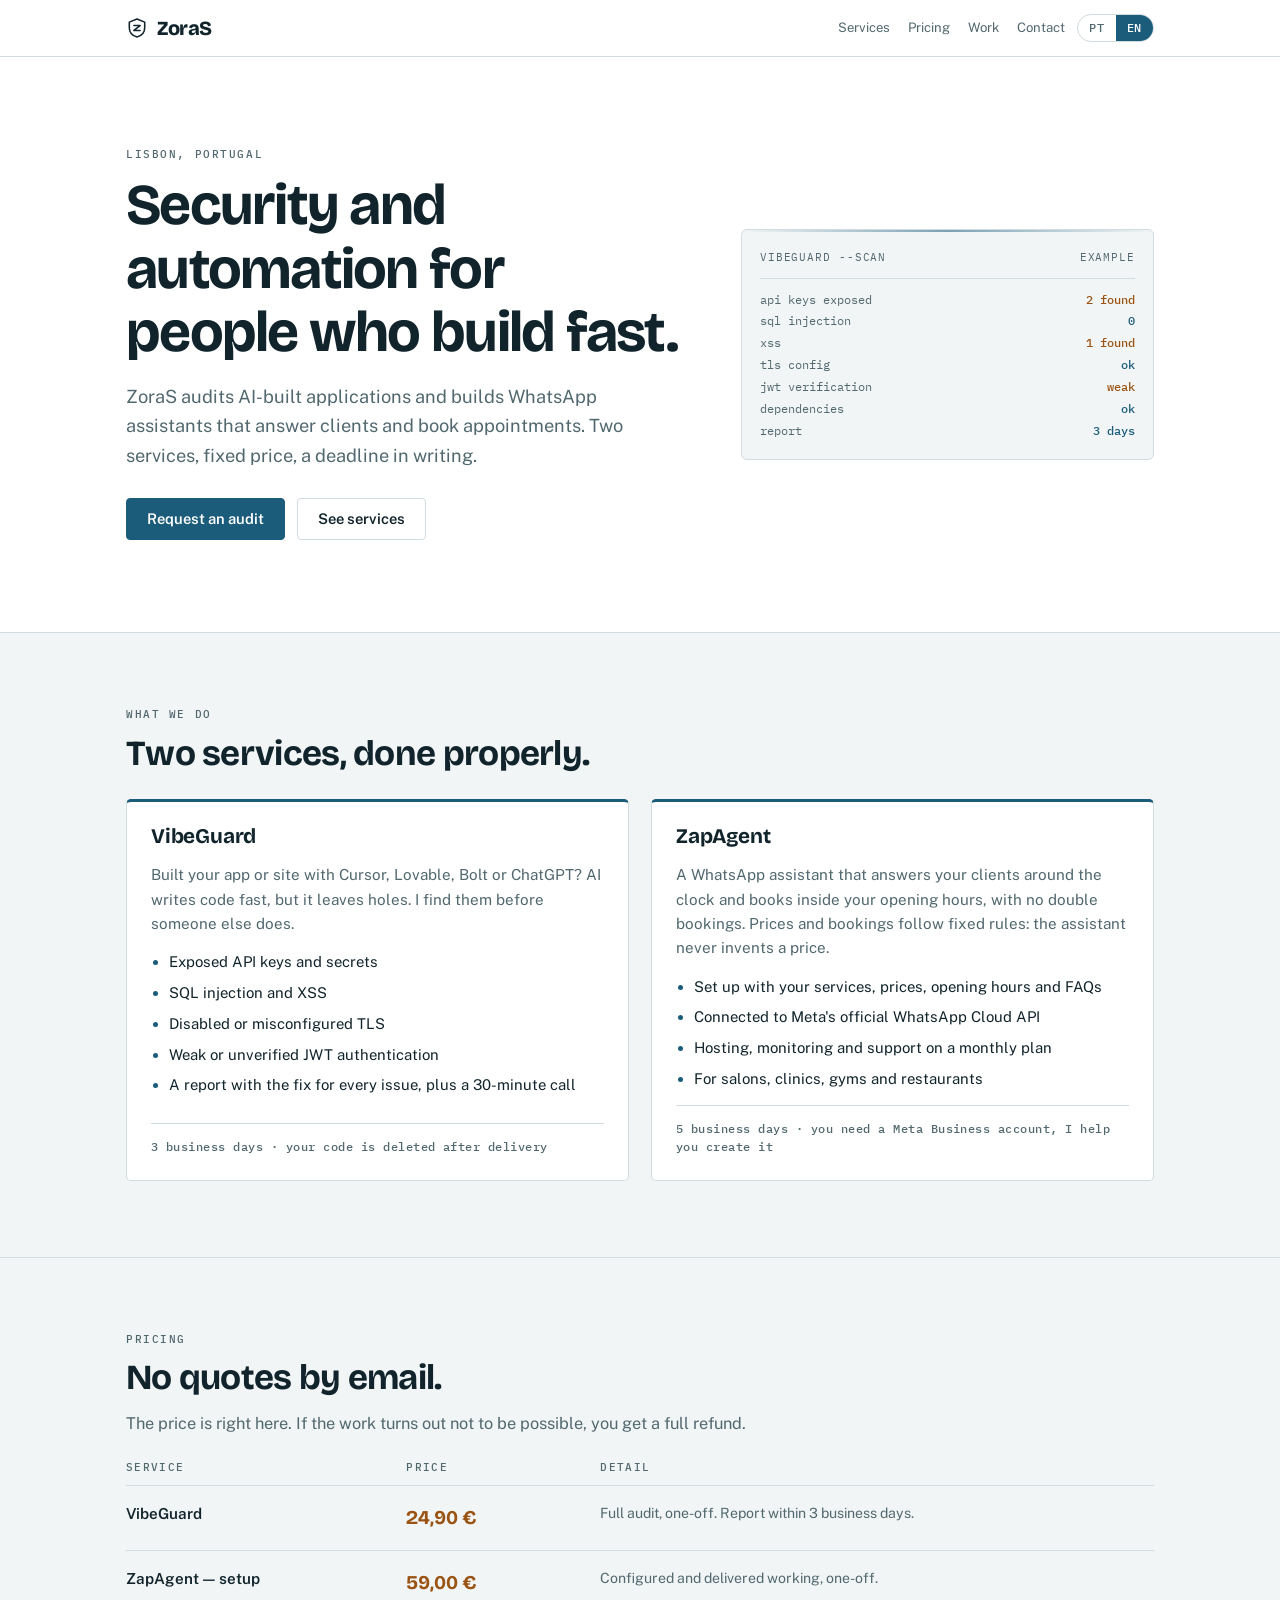
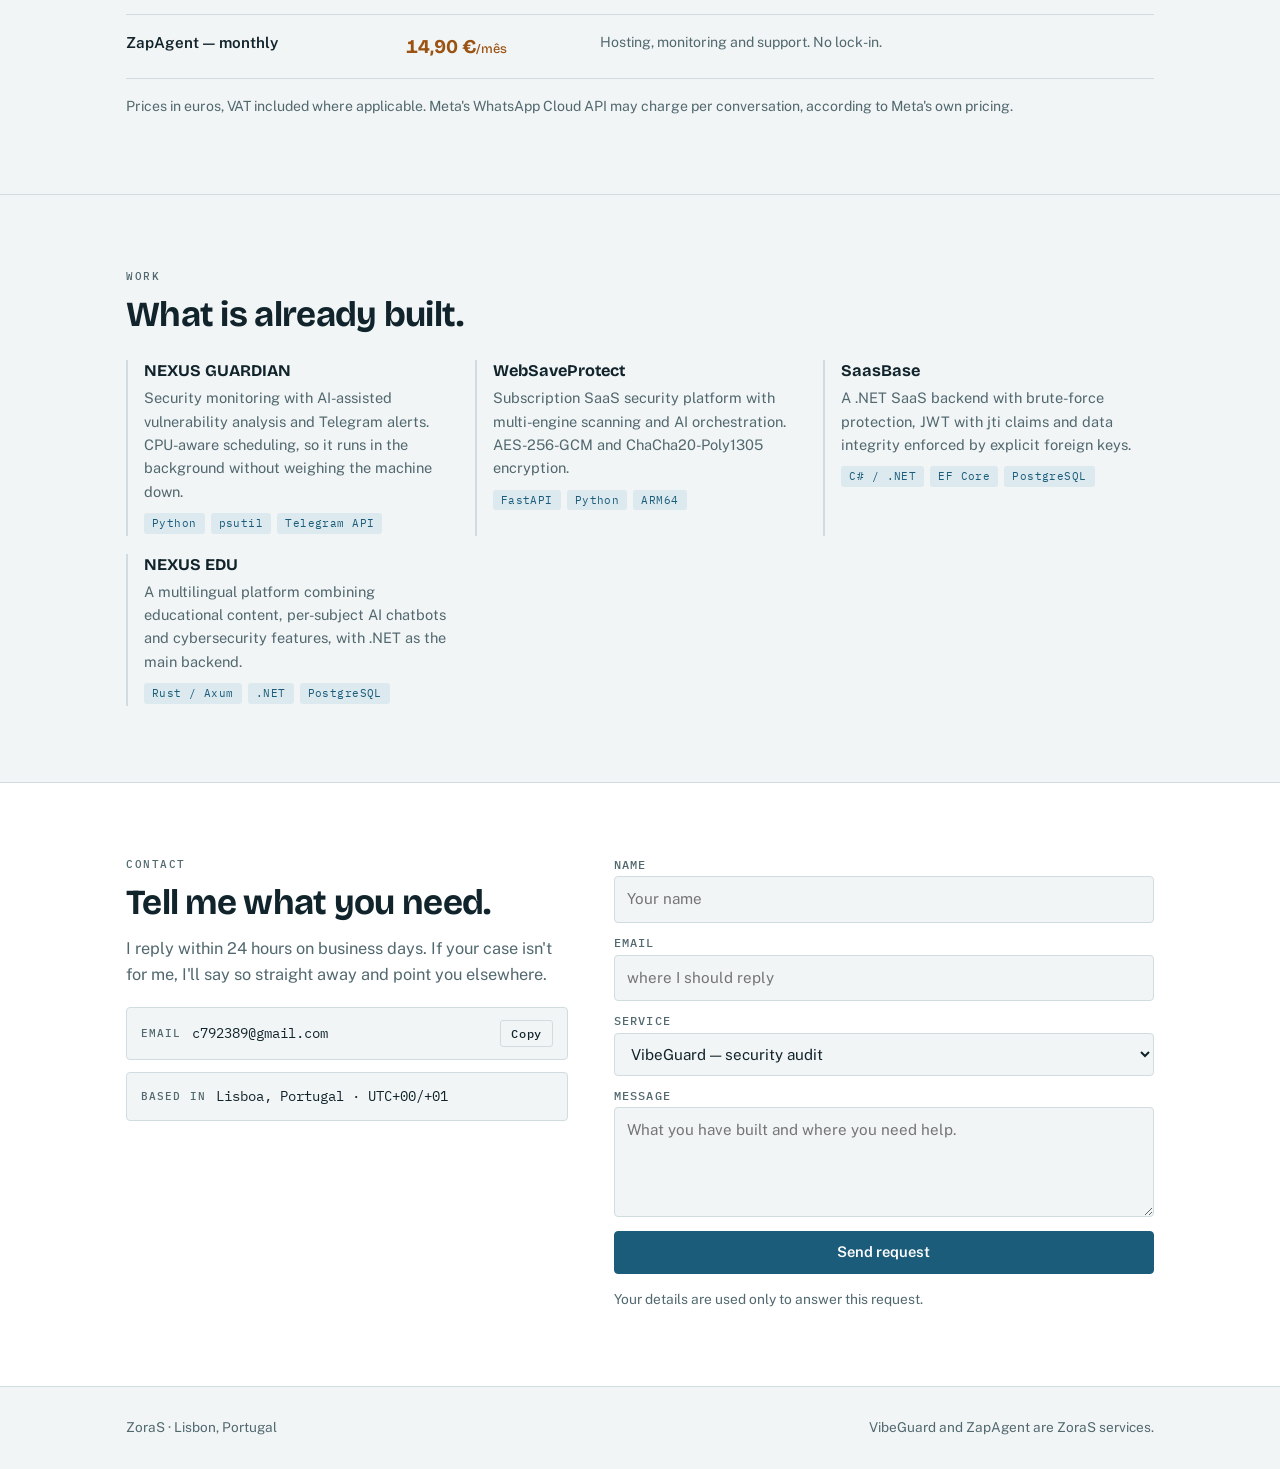
<file: index.html>
<!doctype html>
<html lang="pt">
<head>
<meta charset="utf-8">
<meta name="viewport" content="width=device-width, initial-scale=1, viewport-fit=cover">
<title>ZoraS</title>
<meta name="description" content="Auditoria de seguranca para aplicacoes feitas com IA e assistentes de WhatsApp. Lisboa, Portugal.">
<meta name="referrer" content="strict-origin-when-cross-origin">
<link rel="preconnect" href="https://fonts.gstatic.com" crossorigin>
<link rel="stylesheet" href="https://fonts.googleapis.com/css2?family=Bricolage+Grotesque:opsz,wght@12..96,500;12..96,700;12..96,800&family=Public+Sans:ital,wght@0,400;0,500;0,600;1,400&family=IBM+Plex+Mono:wght@400;500&display=swap">
<link rel="stylesheet" href="/style.css">
</head>
<body>
<header class="site-head">
  <div class="wrap head-row">
    <a class="brand" href="#top">
      <svg class="mark" viewBox="0 0 24 24" aria-hidden="true">
        <path d="M12 2.2 3.6 5.6v6.1c0 5 3.6 8.8 8.4 10.1 4.8-1.3 8.4-5.1 8.4-10.1V5.6Z" fill="none" stroke="currentColor" stroke-width="1.7" stroke-linejoin="round"></path>
        <path d="M8.6 9.3h6.8l-6.8 5.4h6.8" fill="none" stroke="currentColor" stroke-width="1.7" stroke-linecap="round" stroke-linejoin="round"></path>
      </svg>
      ZoraS
    </a>
    <nav class="site-nav">
      <a href="#servicos" data-pt="Serviços" data-en="Services">Serviços</a>
      <a href="#precos" data-pt="Preços" data-en="Pricing">Preços</a>
      <a href="#trabalho" data-pt="Trabalho" data-en="Work">Trabalho</a>
      <a href="#contacto" data-pt="Contacto" data-en="Contact">Contacto</a>
    </nav>
    <div class="lang" role="group" aria-label="Idioma / Language">
      <button type="button" id="btn-pt" aria-pressed="true">PT</button>
      <button type="button" id="btn-en" aria-pressed="false">EN</button>
    </div>
  </div>
</header>

<main id="top">

  <section class="hero">
    <div class="wrap hero-grid">
      <div>
        <span class="eyebrow" data-pt="Lisboa, Portugal" data-en="Lisbon, Portugal">Lisboa, Portugal</span>
        <h1 data-pt="Segurança e automação para quem constrói depressa."
            data-en="Security and automation for people who build fast.">Segurança e automação para quem constrói depressa.</h1>
        <p class="lede"
           data-pt="A ZoraS audita aplicações feitas com IA e constrói assistentes de WhatsApp que respondem a clientes e marcam serviços. Dois serviços, preço fixo, prazo escrito."
           data-en="ZoraS audits AI-built applications and builds WhatsApp assistants that answer clients and book appointments. Two services, fixed price, a deadline in writing.">A ZoraS audita aplicações feitas com IA e constrói assistentes de WhatsApp que respondem a clientes e marcam serviços. Dois serviços, preço fixo, prazo escrito.</p>
        <div class="hero-actions">
          <a class="btn" href="#contacto" data-pt="Pedir auditoria" data-en="Request an audit">Pedir auditoria</a>
          <a class="btn ghost" href="#servicos" data-pt="Ver serviços" data-en="See services">Ver serviços</a>
        </div>
      </div>
      <div class="scan" aria-hidden="true">
        <div class="scan-head">
          <span>vibeguard --scan</span>
          <span data-pt="exemplo" data-en="example">exemplo</span>
        </div>
        <div class="scan-row"><span class="k">api keys exposed</span><span class="v flag">2 found</span></div>
        <div class="scan-row"><span class="k">sql injection</span><span class="v">0</span></div>
        <div class="scan-row"><span class="k">xss</span><span class="v flag">1 found</span></div>
        <div class="scan-row"><span class="k">tls config</span><span class="v">ok</span></div>
        <div class="scan-row"><span class="k">jwt verification</span><span class="v flag">weak</span></div>
        <div class="scan-row"><span class="k">dependencies</span><span class="v">ok</span></div>
        <div class="scan-row"><span class="k">report</span><span class="v">3 days</span></div>
      </div>
    </div>
  </section>

  <section id="servicos">
    <div class="wrap band">
      <span class="eyebrow" data-pt="O que fazemos" data-en="What we do">O que fazemos</span>
      <h2 class="sec-title"
          data-pt="Dois serviços, feitos a sério." data-en="Two services, done properly.">Dois serviços, feitos a sério.</h2>
      <div class="svc-grid">

        <article class="svc">
          <h3>VibeGuard</h3>
          <p data-pt="Fizeste a app ou o site com Cursor, Lovable, Bolt ou ChatGPT? A IA escreve código depressa, mas deixa buracos. Encontro-os antes de outra pessoa os encontrar."
             data-en="Built your app or site with Cursor, Lovable, Bolt or ChatGPT? AI writes code fast, but it leaves holes. I find them before someone else does.">Fizeste a app ou o site com Cursor, Lovable, Bolt ou ChatGPT? A IA escreve código depressa, mas deixa buracos. Encontro-os antes de outra pessoa os encontrar.</p>
          <ul>
            <li data-pt="Chaves de API e segredos expostos" data-en="Exposed API keys and secrets">Chaves de API e segredos expostos</li>
            <li data-pt="SQL injection e XSS" data-en="SQL injection and XSS">SQL injection e XSS</li>
            <li data-pt="TLS desativado ou mal configurado" data-en="Disabled or misconfigured TLS">TLS desativado ou mal configurado</li>
            <li data-pt="Autenticação JWT mal verificada" data-en="Weak or unverified JWT authentication">Autenticação JWT mal verificada</li>
            <li data-pt="Relatório com a correção de cada problema, mais chamada de 30 minutos" data-en="A report with the fix for every issue, plus a 30-minute call">Relatório com a correção de cada problema, mais chamada de 30 minutos</li>
          </ul>
          <div class="foot" data-pt="3 dias úteis · o teu código é apagado após a entrega" data-en="3 business days · your code is deleted after delivery">3 dias úteis · o teu código é apagado após a entrega</div>
        </article>

        <article class="svc">
          <h3>ZapAgent</h3>
          <p data-pt="Um assistente de WhatsApp que responde aos teus clientes 24 horas por dia e marca dentro do teu horário, sem sobreposições. Preços e marcações seguem regras fixas: o assistente nunca inventa preços."
             data-en="A WhatsApp assistant that answers your clients around the clock and books inside your opening hours, with no double bookings. Prices and bookings follow fixed rules: the assistant never invents a price.">Um assistente de WhatsApp que responde aos teus clientes 24 horas por dia e marca dentro do teu horário, sem sobreposições. Preços e marcações seguem regras fixas: o assistente nunca inventa preços.</p>
          <ul>
            <li data-pt="Configurado com os teus serviços, preços, horário e perguntas frequentes" data-en="Set up with your services, prices, opening hours and FAQs">Configurado com os teus serviços, preços, horário e perguntas frequentes</li>
            <li data-pt="Ligação à WhatsApp Cloud API oficial da Meta" data-en="Connected to Meta's official WhatsApp Cloud API">Ligação à WhatsApp Cloud API oficial da Meta</li>
            <li data-pt="Alojamento, monitorização e suporte por mensalidade" data-en="Hosting, monitoring and support on a monthly plan">Alojamento, monitorização e suporte por mensalidade</li>
            <li data-pt="Para salões, clínicas, ginásios e restaurantes" data-en="For salons, clinics, gyms and restaurants">Para salões, clínicas, ginásios e restaurantes</li>
          </ul>
          <div class="foot" data-pt="5 dias úteis · precisas de uma conta Meta Business, eu ajudo a criar" data-en="5 business days · you need a Meta Business account, I help you create it">5 dias úteis · precisas de uma conta Meta Business, eu ajudo a criar</div>
        </article>

      </div>
    </div>
  </section>

  <section id="precos">
    <div class="wrap band">
      <span class="eyebrow" data-pt="Preços" data-en="Pricing">Preços</span>
      <h2 class="sec-title"
          data-pt="Sem orçamentos por email." data-en="No quotes by email.">Sem orçamentos por email.</h2>
      <p class="lede sec-lede"
         data-pt="O preço está aqui. Se o trabalho não for possível, devolvo o valor na totalidade."
         data-en="The price is right here. If the work turns out not to be possible, you get a full refund.">O preço está aqui. Se o trabalho não for possível, devolvo o valor na totalidade.</p>

      <div class="price-wrap">
        <table class="price">
          <thead>
            <tr>
              <th data-pt="Serviço" data-en="Service">Serviço</th>
              <th data-pt="Preço" data-en="Price">Preço</th>
              <th data-pt="Detalhe" data-en="Detail">Detalhe</th>
            </tr>
          </thead>
          <tbody>
            <tr>
              <td class="what">VibeGuard</td>
              <td class="amount">24,90 €</td>
              <td class="note" data-pt="Auditoria completa, uma vez. Relatório em 3 dias úteis." data-en="Full audit, one-off. Report within 3 business days.">Auditoria completa, uma vez. Relatório em 3 dias úteis.</td>
            </tr>
            <tr>
              <td class="what" data-pt="ZapAgent — instalação" data-en="ZapAgent — setup">ZapAgent — instalação</td>
              <td class="amount">59,00 €</td>
              <td class="note" data-pt="Configuração e entrega a funcionar, uma vez." data-en="Configured and delivered working, one-off.">Configuração e entrega a funcionar, uma vez.</td>
            </tr>
            <tr>
              <td class="what" data-pt="ZapAgent — mensalidade" data-en="ZapAgent — monthly">ZapAgent — mensalidade</td>
              <td class="amount">14,90 €<span class="per">/mês</span></td>
              <td class="note" data-pt="Alojamento, monitorização e suporte. Sem fidelização." data-en="Hosting, monitoring and support. No lock-in.">Alojamento, monitorização e suporte. Sem fidelização.</td>
            </tr>
          </tbody>
        </table>
      </div>
      <p class="price-foot"
         data-pt="Valores em euros, com IVA incluído quando aplicável. A WhatsApp Cloud API da Meta pode cobrar por conversa, segundo a tabela da própria Meta."
         data-en="Prices in euros, VAT included where applicable. Meta's WhatsApp Cloud API may charge per conversation, according to Meta's own pricing.">Valores em euros, com IVA incluído quando aplicável. A WhatsApp Cloud API da Meta pode cobrar por conversa, segundo a tabela da própria Meta.</p>
    </div>
  </section>

  <section id="trabalho">
    <div class="wrap band">
      <span class="eyebrow" data-pt="Trabalho" data-en="Work">Trabalho</span>
      <h2 class="sec-title"
          data-pt="O que já está construído." data-en="What is already built.">O que já está construído.</h2>
      <div class="work-grid">

        <article class="work">
          <h3>NEXUS GUARDIAN</h3>
          <p data-pt="Monitorização de segurança com análise de vulnerabilidades assistida por IA e alertas por Telegram. Agendamento adaptado ao CPU, para correr em segundo plano sem pesar na máquina."
             data-en="Security monitoring with AI-assisted vulnerability analysis and Telegram alerts. CPU-aware scheduling, so it runs in the background without weighing the machine down.">Monitorização de segurança com análise de vulnerabilidades assistida por IA e alertas por Telegram. Agendamento adaptado ao CPU, para correr em segundo plano sem pesar na máquina.</p>
          <div class="chips"><span class="chip">Python</span><span class="chip">psutil</span><span class="chip">Telegram API</span></div>
        </article>

        <article class="work">
          <h3>WebSaveProtect</h3>
          <p data-pt="Plataforma SaaS de segurança por subscrição, com análise multi-motor e orquestração de IA. Cifragem AES-256-GCM e ChaCha20-Poly1305."
             data-en="Subscription SaaS security platform with multi-engine scanning and AI orchestration. AES-256-GCM and ChaCha20-Poly1305 encryption.">Plataforma SaaS de segurança por subscrição, com análise multi-motor e orquestração de IA. Cifragem AES-256-GCM e ChaCha20-Poly1305.</p>
          <div class="chips"><span class="chip">FastAPI</span><span class="chip">Python</span><span class="chip">ARM64</span></div>
        </article>

        <article class="work">
          <h3>SaasBase</h3>
          <p data-pt="Backend SaaS em .NET com proteção contra brute-force, JWT com jti e integridade de dados reforçada por chaves estrangeiras explícitas."
             data-en="A .NET SaaS backend with brute-force protection, JWT with jti claims and data integrity enforced by explicit foreign keys.">Backend SaaS em .NET com proteção contra brute-force, JWT com jti e integridade de dados reforçada por chaves estrangeiras explícitas.</p>
          <div class="chips"><span class="chip">C# / .NET</span><span class="chip">EF Core</span><span class="chip">PostgreSQL</span></div>
        </article>

        <article class="work">
          <h3>NEXUS EDU</h3>
          <p data-pt="Plataforma multilingue que junta conteúdo educativo, chatbots de IA por disciplina e funcionalidades de cibersegurança, com .NET como backend principal."
             data-en="A multilingual platform combining educational content, per-subject AI chatbots and cybersecurity features, with .NET as the main backend.">Plataforma multilingue que junta conteúdo educativo, chatbots de IA por disciplina e funcionalidades de cibersegurança, com .NET como backend principal.</p>
          <div class="chips"><span class="chip">Rust / Axum</span><span class="chip">.NET</span><span class="chip">PostgreSQL</span></div>
        </article>

      </div>
    </div>
  </section>

  <section id="contacto" class="contact">
    <div class="wrap band contact-grid">
      <div>
        <span class="eyebrow" data-pt="Contacto" data-en="Contact">Contacto</span>
        <h2 class="sec-title"
            data-pt="Diz o que precisas." data-en="Tell me what you need.">Diz o que precisas.</h2>
        <p class="lede sec-lede"
           data-pt="Respondo em 24 horas em dias úteis. Se o teu caso não for para mim, digo-te logo e indico outro caminho."
           data-en="I reply within 24 hours on business days. If your case isn't for me, I'll say so straight away and point you elsewhere.">Respondo em 24 horas em dias úteis. Se o teu caso não for para mim, digo-te logo e indico outro caminho.</p>

        <div class="direct">
          <div class="direct-row">
            <span class="lbl">Email</span>
            <span class="val" id="email-val">c792389@gmail.com</span>
            <button type="button" class="copy" id="copy-email" data-pt="Copiar" data-en="Copy">Copiar</button>
          </div>
          <div class="direct-row">
            <span class="lbl" data-pt="Base" data-en="Based in">Base</span>
            <span class="val">Lisboa, Portugal · UTC+00/+01</span>
          </div>
        </div>
      </div>

      <form id="lead-form" novalidate>
        <div class="field">
          <label for="f-name" data-pt="Nome" data-en="Name">Nome</label>
          <input id="f-name" name="name" type="text" autocomplete="name" required
                 data-pt-ph="O teu nome" data-en-ph="Your name" placeholder="O teu nome">
        </div>
        <div class="field">
          <label for="f-email" data-pt="Email" data-en="Email">Email</label>
          <input id="f-email" name="email" type="email" autocomplete="email" required
                 data-pt-ph="para onde respondo" data-en-ph="where I should reply" placeholder="para onde respondo">
        </div>
        <div class="field">
          <label for="f-service" data-pt="Serviço" data-en="Service">Serviço</label>
          <select id="f-service" name="service">
            <option value="vibeguard" data-pt="VibeGuard — auditoria de segurança" data-en="VibeGuard — security audit">VibeGuard — auditoria de segurança</option>
            <option value="zapagent" data-pt="ZapAgent — assistente de WhatsApp" data-en="ZapAgent — WhatsApp assistant">ZapAgent — assistente de WhatsApp</option>
            <option value="faturai" data-pt="FaturAI — faturas PDF para Excel" data-en="FaturAI — PDF invoices to Excel">FaturAI — faturas PDF para Excel</option>
            <option value="conformia" data-pt="ConformIA — AI Act e RGPD" data-en="ConformIA — AI Act and GDPR">ConformIA — AI Act e RGPD</option>
            <option value="tokengate" data-pt="TokenGate — gateway de IA" data-en="TokenGate — AI gateway">TokenGate — gateway de IA</option>
            <option value="ambos" data-pt="Mais do que um" data-en="More than one">Mais do que um</option>
            <option value="outro" data-pt="Outro assunto" data-en="Something else">Outro assunto</option>
          </select>
        </div>
        <div class="field">
          <label for="f-msg" data-pt="Mensagem" data-en="Message">Mensagem</label>
          <textarea id="f-msg" name="message" required
                    data-pt-ph="O que tens construído e onde precisas de ajuda."
                    data-en-ph="What you have built and where you need help."
                    placeholder="O que tens construído e onde precisas de ajuda."></textarea>
        </div>
        <div class="hp" aria-hidden="true">
          <label for="f-website">Website</label>
          <input id="f-website" name="website" type="text" tabindex="-1" autocomplete="off">
        </div>
        <button class="btn" type="submit" id="f-submit" data-pt="Enviar pedido" data-en="Send request">Enviar pedido</button>
        <p class="status" id="f-status" hidden></p>

        <div class="field" id="f-out-wrap" hidden>
          <label for="f-out" data-pt="Mensagem pronta" data-en="Message ready">Mensagem pronta</label>
          <textarea id="f-out" readonly rows="9"></textarea>
          <button type="button" class="copy copy-start" id="copy-msg"
                  data-pt="Copiar mensagem" data-en="Copy message">Copiar mensagem</button>
        </div>

        <p class="form-note" id="f-note"
           data-pt="Os teus dados são usados apenas para responder a este pedido."
           data-en="Your details are used only to answer this request.">Os teus dados são usados apenas para responder a este pedido.</p>
      </form>
    </div>
  </section>

  <footer>
    <div class="wrap foot-row">
      <span data-pt="ZoraS · Lisboa, Portugal" data-en="ZoraS · Lisbon, Portugal">ZoraS · Lisboa, Portugal</span>
      <span data-pt="VibeGuard e ZapAgent são serviços ZoraS." data-en="VibeGuard and ZapAgent are ZoraS services.">VibeGuard e ZapAgent são serviços ZoraS.</span>
    </div>
  </footer>

</main>
<script src="/app.js" defer></script>
</body>
</html>
</file>
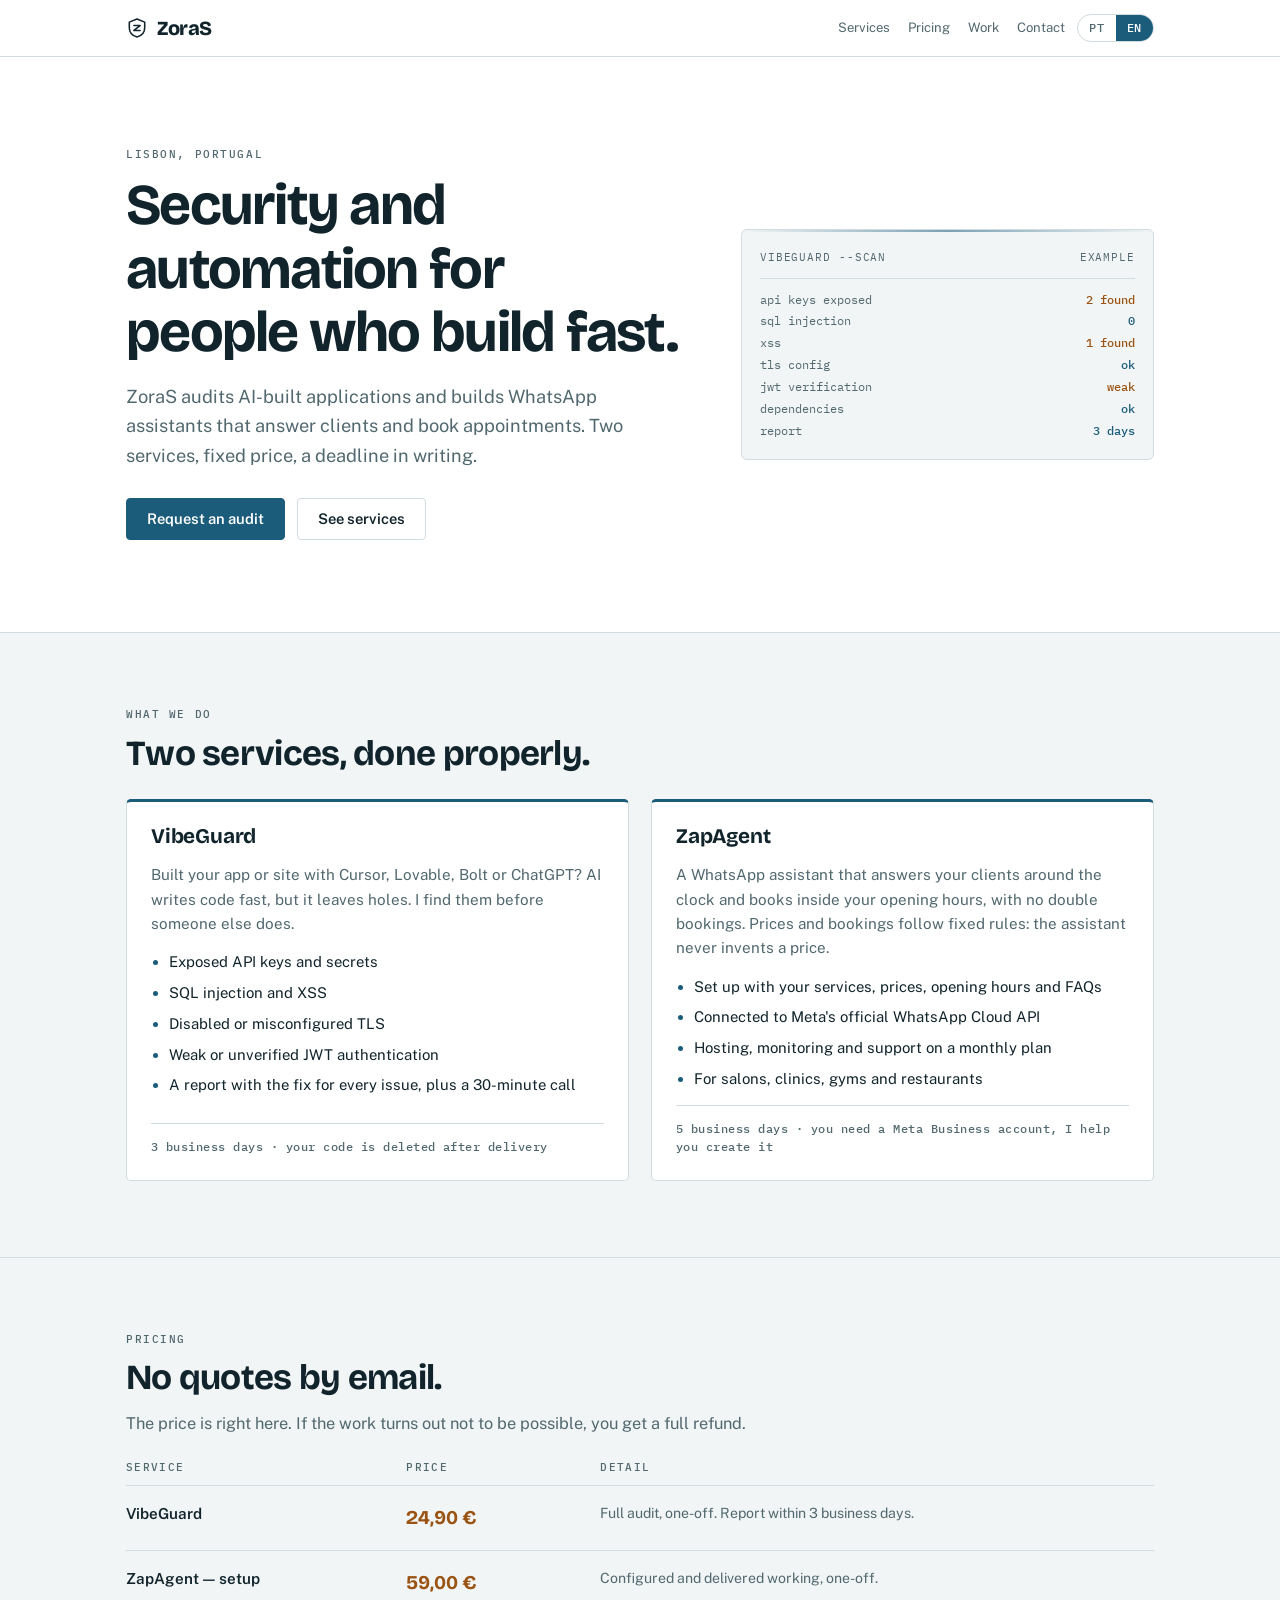
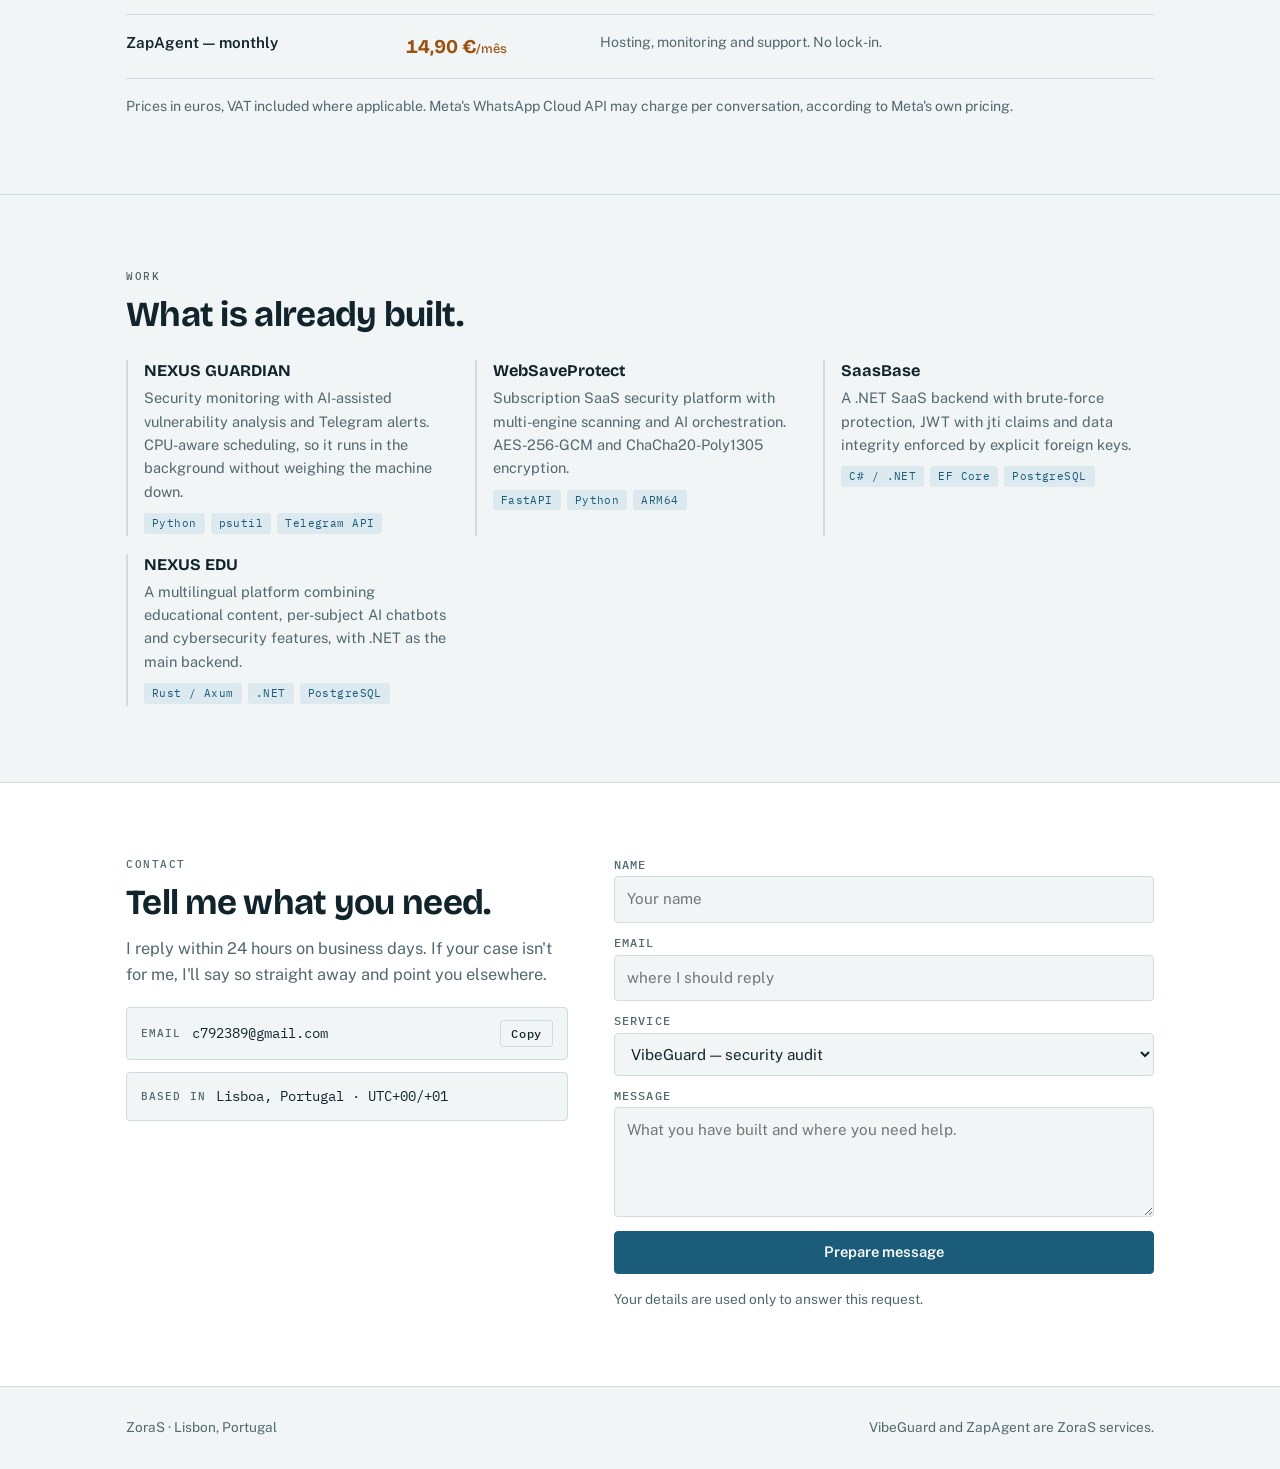
<file: public/index.html>
<!doctype html>
<html lang="pt">
<head>
<meta charset="utf-8">
<meta name="viewport" content="width=device-width, initial-scale=1, viewport-fit=cover">
<title>ZoraS</title>
<meta name="description" content="Auditoria de seguranca para aplicacoes feitas com IA e assistentes de WhatsApp. Lisboa, Portugal.">
<meta name="referrer" content="strict-origin-when-cross-origin">
<link rel="preconnect" href="https://fonts.gstatic.com" crossorigin>
<link rel="stylesheet" href="https://fonts.googleapis.com/css2?family=Bricolage+Grotesque:opsz,wght@12..96,500;12..96,700;12..96,800&family=Public+Sans:ital,wght@0,400;0,500;0,600;1,400&family=IBM+Plex+Mono:wght@400;500&display=swap">
<link rel="stylesheet" href="/style.css">
</head>
<body>
<header class="site-head">
  <div class="wrap head-row">
    <a class="brand" href="#top">
      <svg class="mark" viewBox="0 0 24 24" aria-hidden="true">
        <path d="M12 2.2 3.6 5.6v6.1c0 5 3.6 8.8 8.4 10.1 4.8-1.3 8.4-5.1 8.4-10.1V5.6Z" fill="none" stroke="currentColor" stroke-width="1.7" stroke-linejoin="round"></path>
        <path d="M8.6 9.3h6.8l-6.8 5.4h6.8" fill="none" stroke="currentColor" stroke-width="1.7" stroke-linecap="round" stroke-linejoin="round"></path>
      </svg>
      ZoraS
    </a>
    <nav class="site-nav">
      <a href="#servicos" data-pt="Serviços" data-en="Services">Serviços</a>
      <a href="#precos" data-pt="Preços" data-en="Pricing">Preços</a>
      <a href="#trabalho" data-pt="Trabalho" data-en="Work">Trabalho</a>
      <a href="#contacto" data-pt="Contacto" data-en="Contact">Contacto</a>
    </nav>
    <div class="lang" role="group" aria-label="Idioma / Language">
      <button type="button" id="btn-pt" aria-pressed="true">PT</button>
      <button type="button" id="btn-en" aria-pressed="false">EN</button>
    </div>
  </div>
</header>

<main id="top">

  <section class="hero">
    <div class="wrap hero-grid">
      <div>
        <span class="eyebrow" data-pt="Lisboa, Portugal" data-en="Lisbon, Portugal">Lisboa, Portugal</span>
        <h1 data-pt="Segurança e automação para quem constrói depressa."
            data-en="Security and automation for people who build fast.">Segurança e automação para quem constrói depressa.</h1>
        <p class="lede"
           data-pt="A ZoraS audita aplicações feitas com IA e constrói assistentes de WhatsApp que respondem a clientes e marcam serviços. Dois serviços, preço fixo, prazo escrito."
           data-en="ZoraS audits AI-built applications and builds WhatsApp assistants that answer clients and book appointments. Two services, fixed price, a deadline in writing.">A ZoraS audita aplicações feitas com IA e constrói assistentes de WhatsApp que respondem a clientes e marcam serviços. Dois serviços, preço fixo, prazo escrito.</p>
        <div class="hero-actions">
          <a class="btn" href="#contacto" data-pt="Pedir auditoria" data-en="Request an audit">Pedir auditoria</a>
          <a class="btn ghost" href="#servicos" data-pt="Ver serviços" data-en="See services">Ver serviços</a>
        </div>
      </div>
      <div class="scan" aria-hidden="true">
        <div class="scan-head">
          <span>vibeguard --scan</span>
          <span data-pt="exemplo" data-en="example">exemplo</span>
        </div>
        <div class="scan-row"><span class="k">api keys exposed</span><span class="v flag">2 found</span></div>
        <div class="scan-row"><span class="k">sql injection</span><span class="v">0</span></div>
        <div class="scan-row"><span class="k">xss</span><span class="v flag">1 found</span></div>
        <div class="scan-row"><span class="k">tls config</span><span class="v">ok</span></div>
        <div class="scan-row"><span class="k">jwt verification</span><span class="v flag">weak</span></div>
        <div class="scan-row"><span class="k">dependencies</span><span class="v">ok</span></div>
        <div class="scan-row"><span class="k">report</span><span class="v">3 days</span></div>
      </div>
    </div>
  </section>

  <section id="servicos">
    <div class="wrap band">
      <span class="eyebrow" data-pt="O que fazemos" data-en="What we do">O que fazemos</span>
      <h2 style="font-size:clamp(1.6rem,3.6vw,2.2rem);letter-spacing:-0.02em"
          data-pt="Dois serviços, feitos a sério." data-en="Two services, done properly.">Dois serviços, feitos a sério.</h2>
      <div class="svc-grid">

        <article class="svc">
          <h3>VibeGuard</h3>
          <p data-pt="Fizeste a app ou o site com Cursor, Lovable, Bolt ou ChatGPT? A IA escreve código depressa, mas deixa buracos. Encontro-os antes de outra pessoa os encontrar."
             data-en="Built your app or site with Cursor, Lovable, Bolt or ChatGPT? AI writes code fast, but it leaves holes. I find them before someone else does.">Fizeste a app ou o site com Cursor, Lovable, Bolt ou ChatGPT? A IA escreve código depressa, mas deixa buracos. Encontro-os antes de outra pessoa os encontrar.</p>
          <ul>
            <li data-pt="Chaves de API e segredos expostos" data-en="Exposed API keys and secrets">Chaves de API e segredos expostos</li>
            <li data-pt="SQL injection e XSS" data-en="SQL injection and XSS">SQL injection e XSS</li>
            <li data-pt="TLS desativado ou mal configurado" data-en="Disabled or misconfigured TLS">TLS desativado ou mal configurado</li>
            <li data-pt="Autenticação JWT mal verificada" data-en="Weak or unverified JWT authentication">Autenticação JWT mal verificada</li>
            <li data-pt="Relatório com a correção de cada problema, mais chamada de 30 minutos" data-en="A report with the fix for every issue, plus a 30-minute call">Relatório com a correção de cada problema, mais chamada de 30 minutos</li>
          </ul>
          <div class="foot" data-pt="3 dias úteis · o teu código é apagado após a entrega" data-en="3 business days · your code is deleted after delivery">3 dias úteis · o teu código é apagado após a entrega</div>
        </article>

        <article class="svc">
          <h3>ZapAgent</h3>
          <p data-pt="Um assistente de WhatsApp que responde aos teus clientes 24 horas por dia e marca dentro do teu horário, sem sobreposições. Preços e marcações seguem regras fixas: o assistente nunca inventa preços."
             data-en="A WhatsApp assistant that answers your clients around the clock and books inside your opening hours, with no double bookings. Prices and bookings follow fixed rules: the assistant never invents a price.">Um assistente de WhatsApp que responde aos teus clientes 24 horas por dia e marca dentro do teu horário, sem sobreposições. Preços e marcações seguem regras fixas: o assistente nunca inventa preços.</p>
          <ul>
            <li data-pt="Configurado com os teus serviços, preços, horário e perguntas frequentes" data-en="Set up with your services, prices, opening hours and FAQs">Configurado com os teus serviços, preços, horário e perguntas frequentes</li>
            <li data-pt="Ligação à WhatsApp Cloud API oficial da Meta" data-en="Connected to Meta's official WhatsApp Cloud API">Ligação à WhatsApp Cloud API oficial da Meta</li>
            <li data-pt="Alojamento, monitorização e suporte por mensalidade" data-en="Hosting, monitoring and support on a monthly plan">Alojamento, monitorização e suporte por mensalidade</li>
            <li data-pt="Para salões, clínicas, ginásios e restaurantes" data-en="For salons, clinics, gyms and restaurants">Para salões, clínicas, ginásios e restaurantes</li>
          </ul>
          <div class="foot" data-pt="5 dias úteis · precisas de uma conta Meta Business, eu ajudo a criar" data-en="5 business days · you need a Meta Business account, I help you create it">5 dias úteis · precisas de uma conta Meta Business, eu ajudo a criar</div>
        </article>

      </div>
    </div>
  </section>

  <section id="precos">
    <div class="wrap band">
      <span class="eyebrow" data-pt="Preços" data-en="Pricing">Preços</span>
      <h2 style="font-size:clamp(1.6rem,3.6vw,2.2rem);letter-spacing:-0.02em"
          data-pt="Sem orçamentos por email." data-en="No quotes by email.">Sem orçamentos por email.</h2>
      <p class="lede" style="margin-top:12px"
         data-pt="O preço está aqui. Se o trabalho não for possível, devolvo o valor na totalidade."
         data-en="The price is right here. If the work turns out not to be possible, you get a full refund.">O preço está aqui. Se o trabalho não for possível, devolvo o valor na totalidade.</p>

      <div class="price-wrap">
        <table class="price">
          <thead>
            <tr>
              <th data-pt="Serviço" data-en="Service">Serviço</th>
              <th data-pt="Preço" data-en="Price">Preço</th>
              <th data-pt="Detalhe" data-en="Detail">Detalhe</th>
            </tr>
          </thead>
          <tbody>
            <tr>
              <td class="what">VibeGuard</td>
              <td class="amount">24,90 €</td>
              <td class="note" data-pt="Auditoria completa, uma vez. Relatório em 3 dias úteis." data-en="Full audit, one-off. Report within 3 business days.">Auditoria completa, uma vez. Relatório em 3 dias úteis.</td>
            </tr>
            <tr>
              <td class="what" data-pt="ZapAgent — instalação" data-en="ZapAgent — setup">ZapAgent — instalação</td>
              <td class="amount">59,00 €</td>
              <td class="note" data-pt="Configuração e entrega a funcionar, uma vez." data-en="Configured and delivered working, one-off.">Configuração e entrega a funcionar, uma vez.</td>
            </tr>
            <tr>
              <td class="what" data-pt="ZapAgent — mensalidade" data-en="ZapAgent — monthly">ZapAgent — mensalidade</td>
              <td class="amount">14,90 €<span style="font-size:0.8rem;font-weight:500">/mês</span></td>
              <td class="note" data-pt="Alojamento, monitorização e suporte. Sem fidelização." data-en="Hosting, monitoring and support. No lock-in.">Alojamento, monitorização e suporte. Sem fidelização.</td>
            </tr>
          </tbody>
        </table>
      </div>
      <p class="price-foot"
         data-pt="Valores em euros, com IVA incluído quando aplicável. A WhatsApp Cloud API da Meta pode cobrar por conversa, segundo a tabela da própria Meta."
         data-en="Prices in euros, VAT included where applicable. Meta's WhatsApp Cloud API may charge per conversation, according to Meta's own pricing.">Valores em euros, com IVA incluído quando aplicável. A WhatsApp Cloud API da Meta pode cobrar por conversa, segundo a tabela da própria Meta.</p>
    </div>
  </section>

  <section id="trabalho">
    <div class="wrap band">
      <span class="eyebrow" data-pt="Trabalho" data-en="Work">Trabalho</span>
      <h2 style="font-size:clamp(1.6rem,3.6vw,2.2rem);letter-spacing:-0.02em"
          data-pt="O que já está construído." data-en="What is already built.">O que já está construído.</h2>
      <div class="work-grid">

        <article class="work">
          <h3>NEXUS GUARDIAN</h3>
          <p data-pt="Monitorização de segurança com análise de vulnerabilidades assistida por IA e alertas por Telegram. Agendamento adaptado ao CPU, para correr em segundo plano sem pesar na máquina."
             data-en="Security monitoring with AI-assisted vulnerability analysis and Telegram alerts. CPU-aware scheduling, so it runs in the background without weighing the machine down.">Monitorização de segurança com análise de vulnerabilidades assistida por IA e alertas por Telegram. Agendamento adaptado ao CPU, para correr em segundo plano sem pesar na máquina.</p>
          <div class="chips"><span class="chip">Python</span><span class="chip">psutil</span><span class="chip">Telegram API</span></div>
        </article>

        <article class="work">
          <h3>WebSaveProtect</h3>
          <p data-pt="Plataforma SaaS de segurança por subscrição, com análise multi-motor e orquestração de IA. Cifragem AES-256-GCM e ChaCha20-Poly1305."
             data-en="Subscription SaaS security platform with multi-engine scanning and AI orchestration. AES-256-GCM and ChaCha20-Poly1305 encryption.">Plataforma SaaS de segurança por subscrição, com análise multi-motor e orquestração de IA. Cifragem AES-256-GCM e ChaCha20-Poly1305.</p>
          <div class="chips"><span class="chip">FastAPI</span><span class="chip">Python</span><span class="chip">ARM64</span></div>
        </article>

        <article class="work">
          <h3>SaasBase</h3>
          <p data-pt="Backend SaaS em .NET com proteção contra brute-force, JWT com jti e integridade de dados reforçada por chaves estrangeiras explícitas."
             data-en="A .NET SaaS backend with brute-force protection, JWT with jti claims and data integrity enforced by explicit foreign keys.">Backend SaaS em .NET com proteção contra brute-force, JWT com jti e integridade de dados reforçada por chaves estrangeiras explícitas.</p>
          <div class="chips"><span class="chip">C# / .NET</span><span class="chip">EF Core</span><span class="chip">PostgreSQL</span></div>
        </article>

        <article class="work">
          <h3>NEXUS EDU</h3>
          <p data-pt="Plataforma multilingue que junta conteúdo educativo, chatbots de IA por disciplina e funcionalidades de cibersegurança, com .NET como backend principal."
             data-en="A multilingual platform combining educational content, per-subject AI chatbots and cybersecurity features, with .NET as the main backend.">Plataforma multilingue que junta conteúdo educativo, chatbots de IA por disciplina e funcionalidades de cibersegurança, com .NET como backend principal.</p>
          <div class="chips"><span class="chip">Rust / Axum</span><span class="chip">.NET</span><span class="chip">PostgreSQL</span></div>
        </article>

      </div>
    </div>
  </section>

  <section id="contacto" class="contact">
    <div class="wrap band contact-grid">
      <div>
        <span class="eyebrow" data-pt="Contacto" data-en="Contact">Contacto</span>
        <h2 style="font-size:clamp(1.6rem,3.6vw,2.2rem);letter-spacing:-0.02em"
            data-pt="Diz o que precisas." data-en="Tell me what you need.">Diz o que precisas.</h2>
        <p class="lede" style="margin-top:12px"
           data-pt="Respondo em 24 horas em dias úteis. Se o teu caso não for para mim, digo-te logo e indico outro caminho."
           data-en="I reply within 24 hours on business days. If your case isn't for me, I'll say so straight away and point you elsewhere.">Respondo em 24 horas em dias úteis. Se o teu caso não for para mim, digo-te logo e indico outro caminho.</p>

        <div class="direct">
          <div class="direct-row">
            <span class="lbl">Email</span>
            <span class="val" id="email-val">c792389@gmail.com</span>
            <button type="button" class="copy" id="copy-email" data-pt="Copiar" data-en="Copy">Copiar</button>
          </div>
          <div class="direct-row">
            <span class="lbl" data-pt="Base" data-en="Based in">Base</span>
            <span class="val">Lisboa, Portugal · UTC+00/+01</span>
          </div>
        </div>
      </div>

      <form id="lead-form" novalidate>
        <div class="field">
          <label for="f-name" data-pt="Nome" data-en="Name">Nome</label>
          <input id="f-name" name="name" type="text" autocomplete="name" required
                 data-pt-ph="O teu nome" data-en-ph="Your name" placeholder="O teu nome">
        </div>
        <div class="field">
          <label for="f-email" data-pt="Email" data-en="Email">Email</label>
          <input id="f-email" name="email" type="email" autocomplete="email" required
                 data-pt-ph="para onde respondo" data-en-ph="where I should reply" placeholder="para onde respondo">
        </div>
        <div class="field">
          <label for="f-service" data-pt="Serviço" data-en="Service">Serviço</label>
          <select id="f-service" name="service">
            <option value="vibeguard" data-pt="VibeGuard — auditoria de segurança" data-en="VibeGuard — security audit">VibeGuard — auditoria de segurança</option>
            <option value="zapagent" data-pt="ZapAgent — assistente de WhatsApp" data-en="ZapAgent — WhatsApp assistant">ZapAgent — assistente de WhatsApp</option>
            <option value="ambos" data-pt="Os dois" data-en="Both">Os dois</option>
            <option value="outro" data-pt="Outro assunto" data-en="Something else">Outro assunto</option>
          </select>
        </div>
        <div class="field">
          <label for="f-msg" data-pt="Mensagem" data-en="Message">Mensagem</label>
          <textarea id="f-msg" name="message" required
                    data-pt-ph="O que tens construído e onde precisas de ajuda."
                    data-en-ph="What you have built and where you need help."
                    placeholder="O que tens construído e onde precisas de ajuda."></textarea>
        </div>
        <button class="btn" type="submit" id="f-submit" data-pt="Preparar mensagem" data-en="Prepare message">Preparar mensagem</button>
        <p class="status" id="f-status" hidden></p>

        <div class="field" id="f-out-wrap" hidden>
          <label for="f-out" data-pt="Mensagem pronta" data-en="Message ready">Mensagem pronta</label>
          <textarea id="f-out" readonly rows="9"></textarea>
          <button type="button" class="copy" id="copy-msg" style="justify-self:start"
                  data-pt="Copiar mensagem" data-en="Copy message">Copiar mensagem</button>
        </div>

        <p class="form-note" id="f-note"
           data-pt="Os teus dados são usados apenas para responder a este pedido."
           data-en="Your details are used only to answer this request.">Os teus dados são usados apenas para responder a este pedido.</p>
      </form>
    </div>
  </section>

  <footer>
    <div class="wrap foot-row">
      <span data-pt="ZoraS · Lisboa, Portugal" data-en="ZoraS · Lisbon, Portugal">ZoraS · Lisboa, Portugal</span>
      <span data-pt="VibeGuard e ZapAgent são serviços ZoraS." data-en="VibeGuard and ZapAgent are ZoraS services.">VibeGuard e ZapAgent são serviços ZoraS.</span>
    </div>
  </footer>

</main>
<script src="/app.js" defer></script>
</body>
</html>
</file>
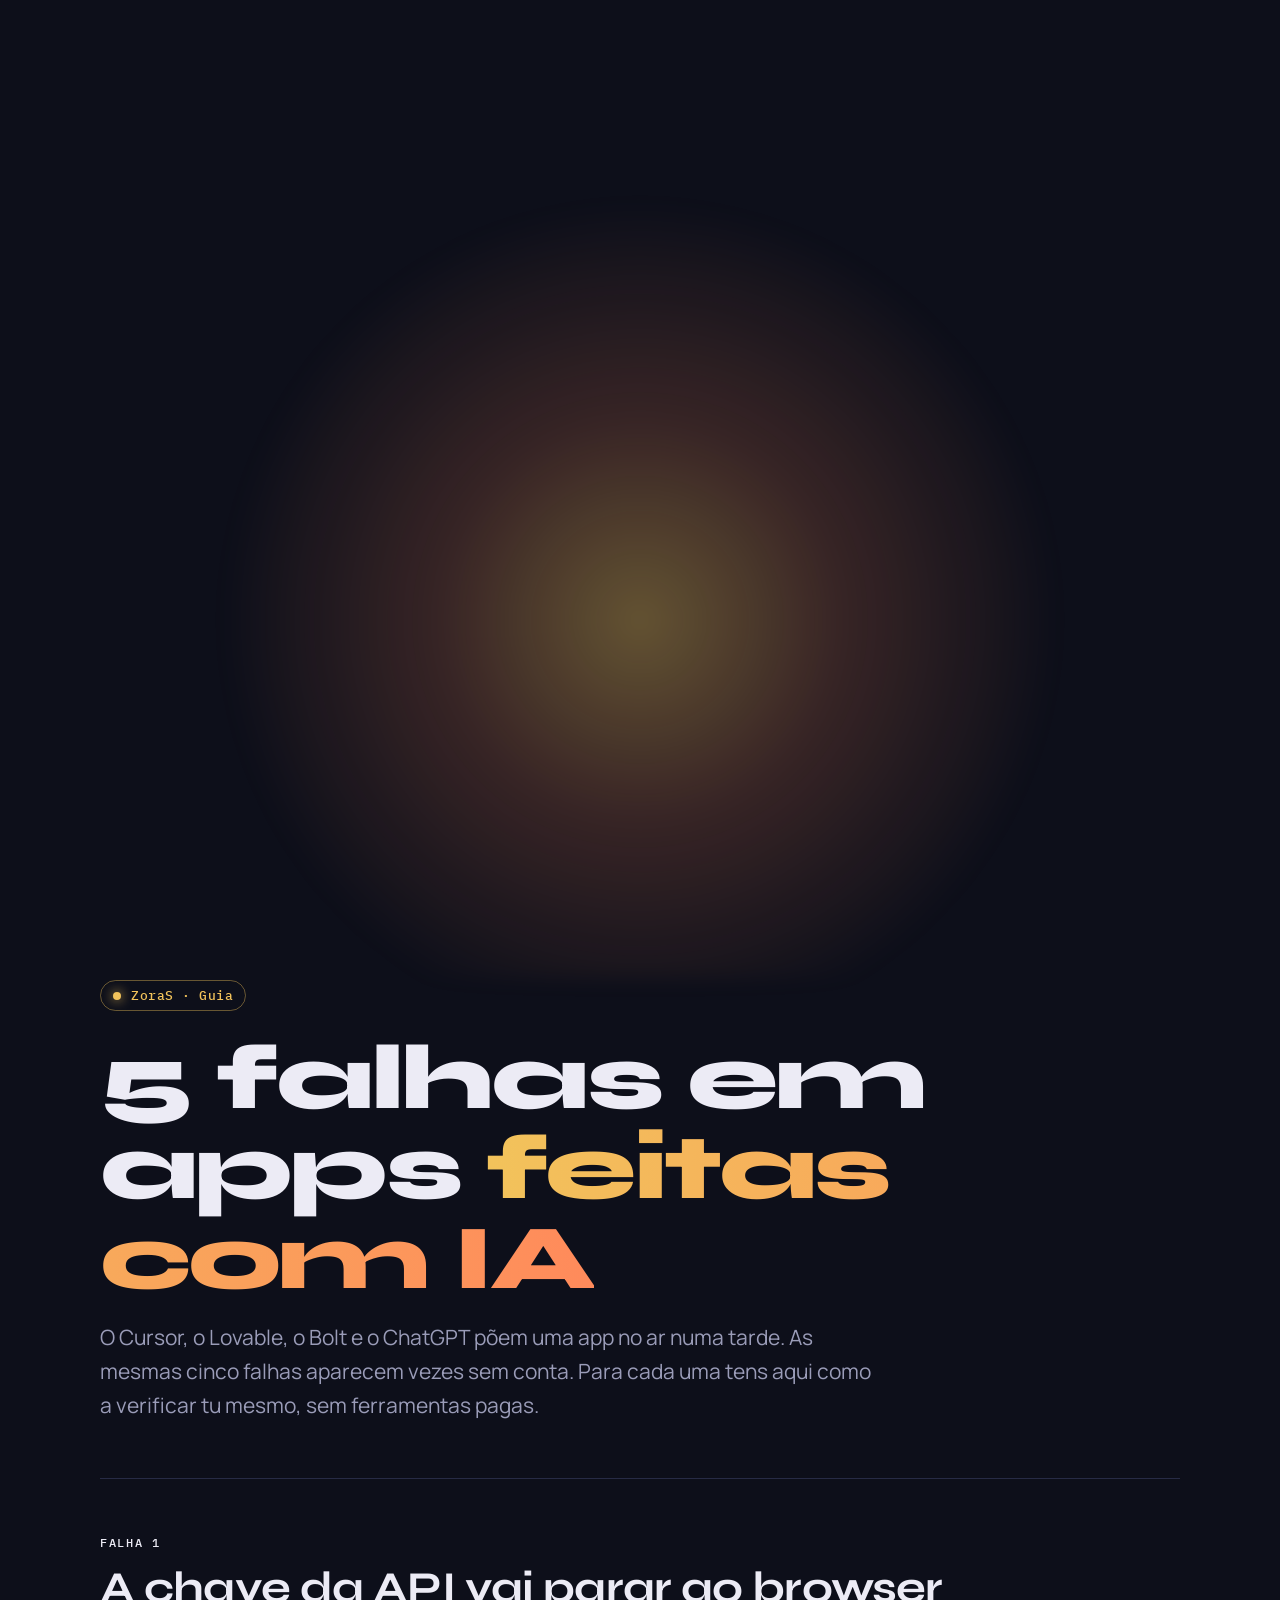
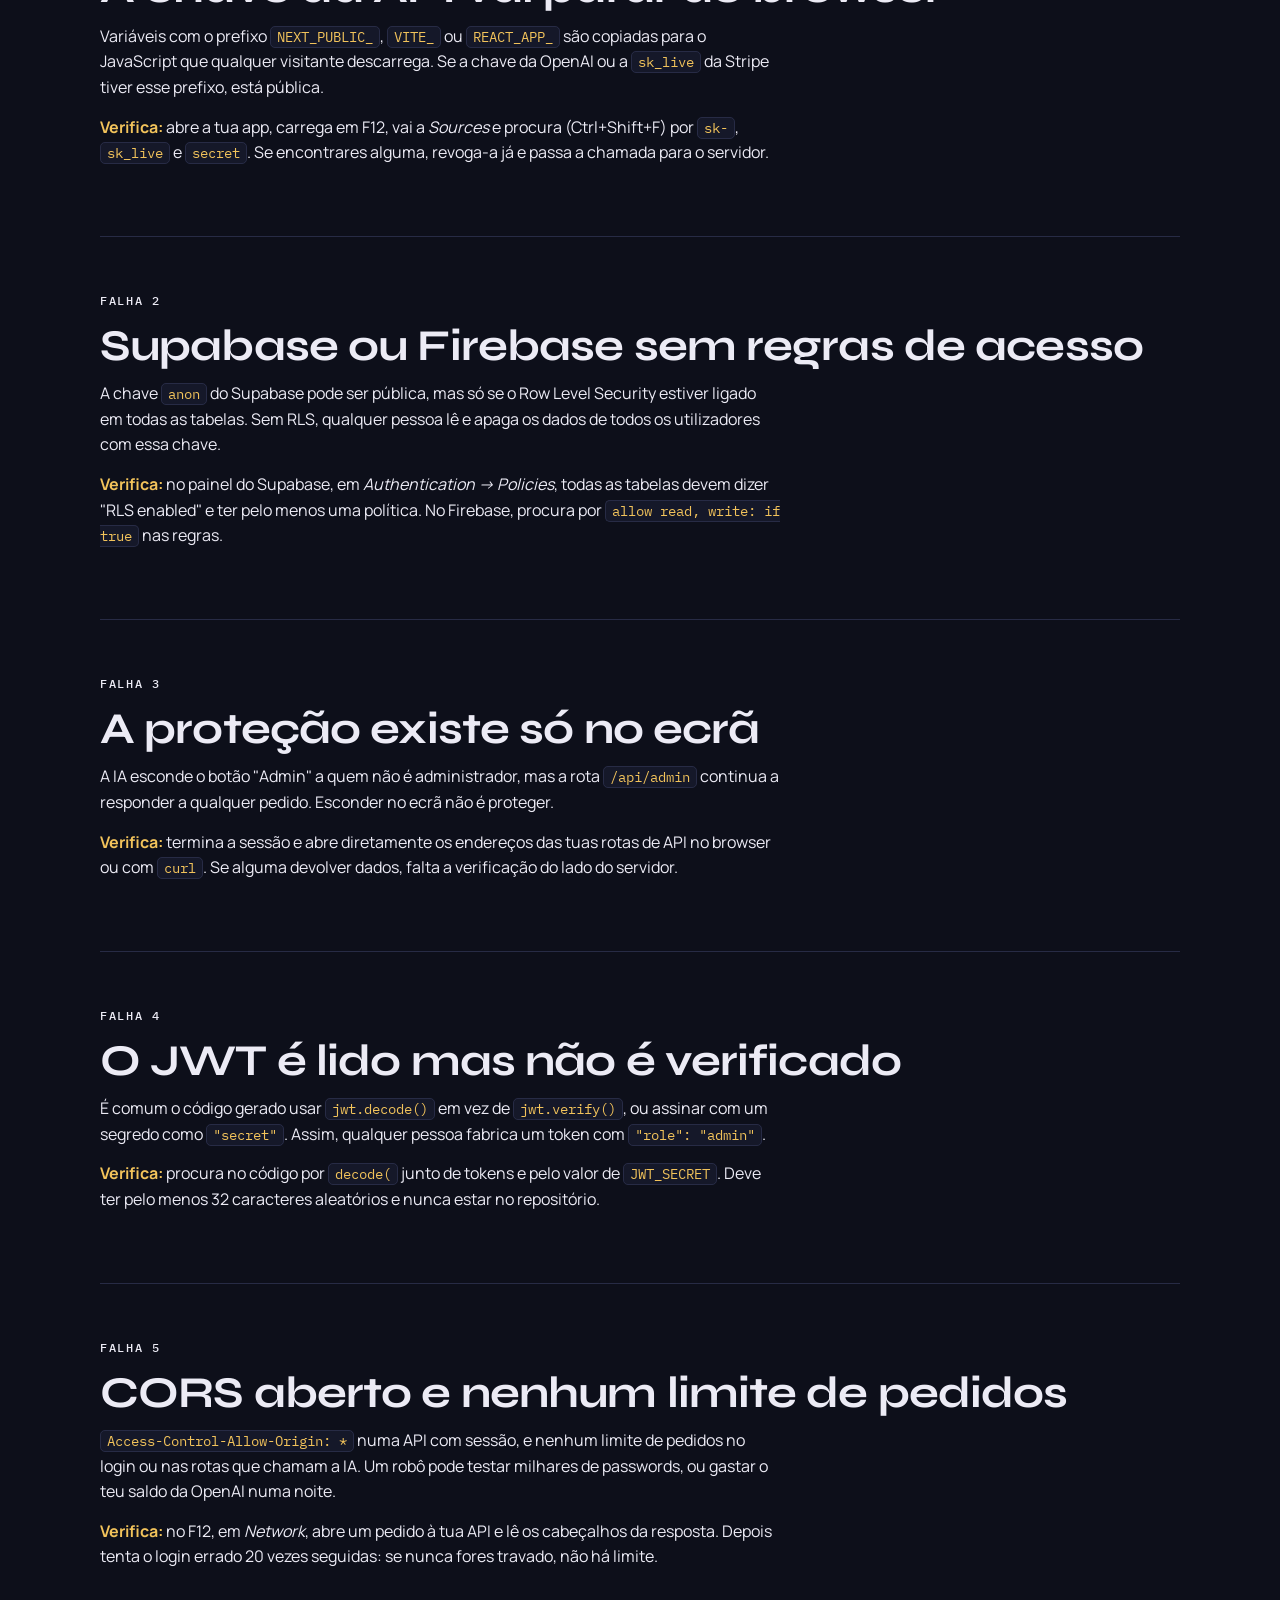
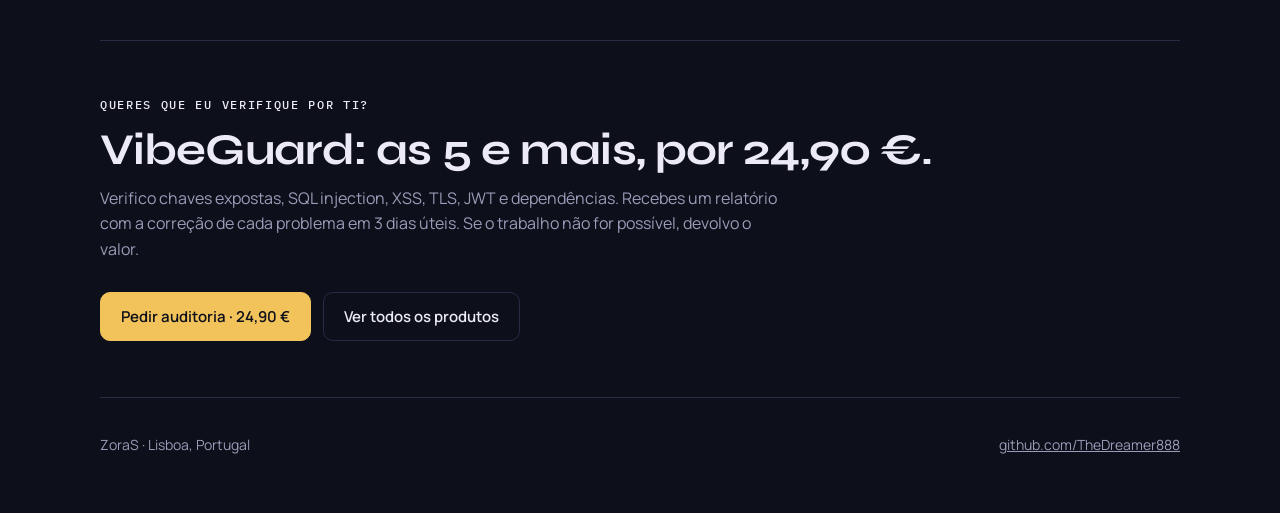
<file: 5-falhas-apps-ia.html>
<!doctype html>
<html lang="pt">
<head>
<meta charset="utf-8">
<meta name="viewport" content="width=device-width, initial-scale=1, viewport-fit=cover">
<title>5 falhas de segurança em apps feitas com IA · ZoraS</title>
<meta name="description" content="Chaves de API no browser, Supabase sem RLS, rotas sem autenticação, JWT mal verificado e CORS aberto. As 5 falhas mais comuns em apps feitas com Cursor, Lovable e Bolt, e como as verificas tu mesmo.">
<link rel="canonical" href="https://zorastech.com/5-falhas-apps-ia">
<meta property="og:title" content="5 falhas de segurança em apps feitas com IA">
<meta property="og:description" content="E como as verificas tu mesmo em 10 minutos.">
<meta property="og:url" content="https://zorastech.com/5-falhas-apps-ia">
<meta property="og:type" content="article">
<meta property="og:image" content="https://zorastech.com/img/og-falhas.png">
<meta name="twitter:card" content="summary_large_image">
<link rel="preconnect" href="https://fonts.gstatic.com" crossorigin>
<link rel="stylesheet" href="https://fonts.googleapis.com/css2?family=Syne:wght@600;700;800&family=Manrope:wght@400;500;600&family=IBM+Plex+Mono:wght@400;500&display=swap">
<link rel="stylesheet" href="/lancamento.css">
</head>
<body>
<div class="wrap article">
  <header class="hero">
    <div class="glow" aria-hidden="true"></div>
    <a class="tag" href="/lancamento"><i></i>ZoraS · Guia</a>
    <h1>5 falhas em apps <em>feitas com IA</em></h1>
    <p class="lede">O Cursor, o Lovable, o Bolt e o ChatGPT põem uma app no ar numa tarde. As mesmas cinco falhas aparecem vezes sem conta. Para cada uma tens aqui como a verificar tu mesmo, sem ferramentas pagas.</p>
  </header>

  <section>
    <p class="eyebrow">Falha 1</p>
    <h2>A chave da API vai parar ao browser</h2>
    <p>Variáveis com o prefixo <code>NEXT_PUBLIC_</code>, <code>VITE_</code> ou <code>REACT_APP_</code> são copiadas para o JavaScript que qualquer visitante descarrega. Se a chave da OpenAI ou a <code>sk_live</code> da Stripe tiver esse prefixo, está pública.</p>
    <p><strong>Verifica:</strong> abre a tua app, carrega em F12, vai a <em>Sources</em> e procura (Ctrl+Shift+F) por <code>sk-</code>, <code>sk_live</code> e <code>secret</code>. Se encontrares alguma, revoga-a já e passa a chamada para o servidor.</p>
  </section>

  <section>
    <p class="eyebrow">Falha 2</p>
    <h2>Supabase ou Firebase sem regras de acesso</h2>
    <p>A chave <code>anon</code> do Supabase pode ser pública, mas só se o Row Level Security estiver ligado em todas as tabelas. Sem RLS, qualquer pessoa lê e apaga os dados de todos os utilizadores com essa chave.</p>
    <p><strong>Verifica:</strong> no painel do Supabase, em <em>Authentication → Policies</em>, todas as tabelas devem dizer "RLS enabled" e ter pelo menos uma política. No Firebase, procura por <code>allow read, write: if true</code> nas regras.</p>
  </section>

  <section>
    <p class="eyebrow">Falha 3</p>
    <h2>A proteção existe só no ecrã</h2>
    <p>A IA esconde o botão "Admin" a quem não é administrador, mas a rota <code>/api/admin</code> continua a responder a qualquer pedido. Esconder no ecrã não é proteger.</p>
    <p><strong>Verifica:</strong> termina a sessão e abre diretamente os endereços das tuas rotas de API no browser ou com <code>curl</code>. Se alguma devolver dados, falta a verificação do lado do servidor.</p>
  </section>

  <section>
    <p class="eyebrow">Falha 4</p>
    <h2>O JWT é lido mas não é verificado</h2>
    <p>É comum o código gerado usar <code>jwt.decode()</code> em vez de <code>jwt.verify()</code>, ou assinar com um segredo como <code>"secret"</code>. Assim, qualquer pessoa fabrica um token com <code>"role": "admin"</code>.</p>
    <p><strong>Verifica:</strong> procura no código por <code>decode(</code> junto de tokens e pelo valor de <code>JWT_SECRET</code>. Deve ter pelo menos 32 caracteres aleatórios e nunca estar no repositório.</p>
  </section>

  <section>
    <p class="eyebrow">Falha 5</p>
    <h2>CORS aberto e nenhum limite de pedidos</h2>
    <p><code>Access-Control-Allow-Origin: *</code> numa API com sessão, e nenhum limite de pedidos no login ou nas rotas que chamam a IA. Um robô pode testar milhares de passwords, ou gastar o teu saldo da OpenAI numa noite.</p>
    <p><strong>Verifica:</strong> no F12, em <em>Network</em>, abre um pedido à tua API e lê os cabeçalhos da resposta. Depois tenta o login errado 20 vezes seguidas: se nunca fores travado, não há limite.</p>
  </section>

  <section>
    <p class="eyebrow">Queres que eu verifique por ti?</p>
    <h2>VibeGuard: as 5 e mais, por 24,90 €.</h2>
    <p class="sub">Verifico chaves expostas, SQL injection, XSS, TLS, JWT e dependências. Recebes um relatório com a correção de cada problema em 3 dias úteis. Se o trabalho não for possível, devolvo o valor.</p>
    <div class="ctas">
      <a class="btn main" href="/?s=vibeguard&amp;utm_source=artigo&amp;utm_medium=organic&amp;utm_campaign=5falhas#contacto">Pedir auditoria · 24,90 €</a>
      <a class="btn" href="/lancamento">Ver todos os produtos</a>
    </div>
  </section>

  <footer>
    <span>ZoraS · Lisboa, Portugal</span>
    <a href="https://github.com/TheDreamer888">github.com/TheDreamer888</a>
  </footer>
</div>
</body>
</html>
</file>
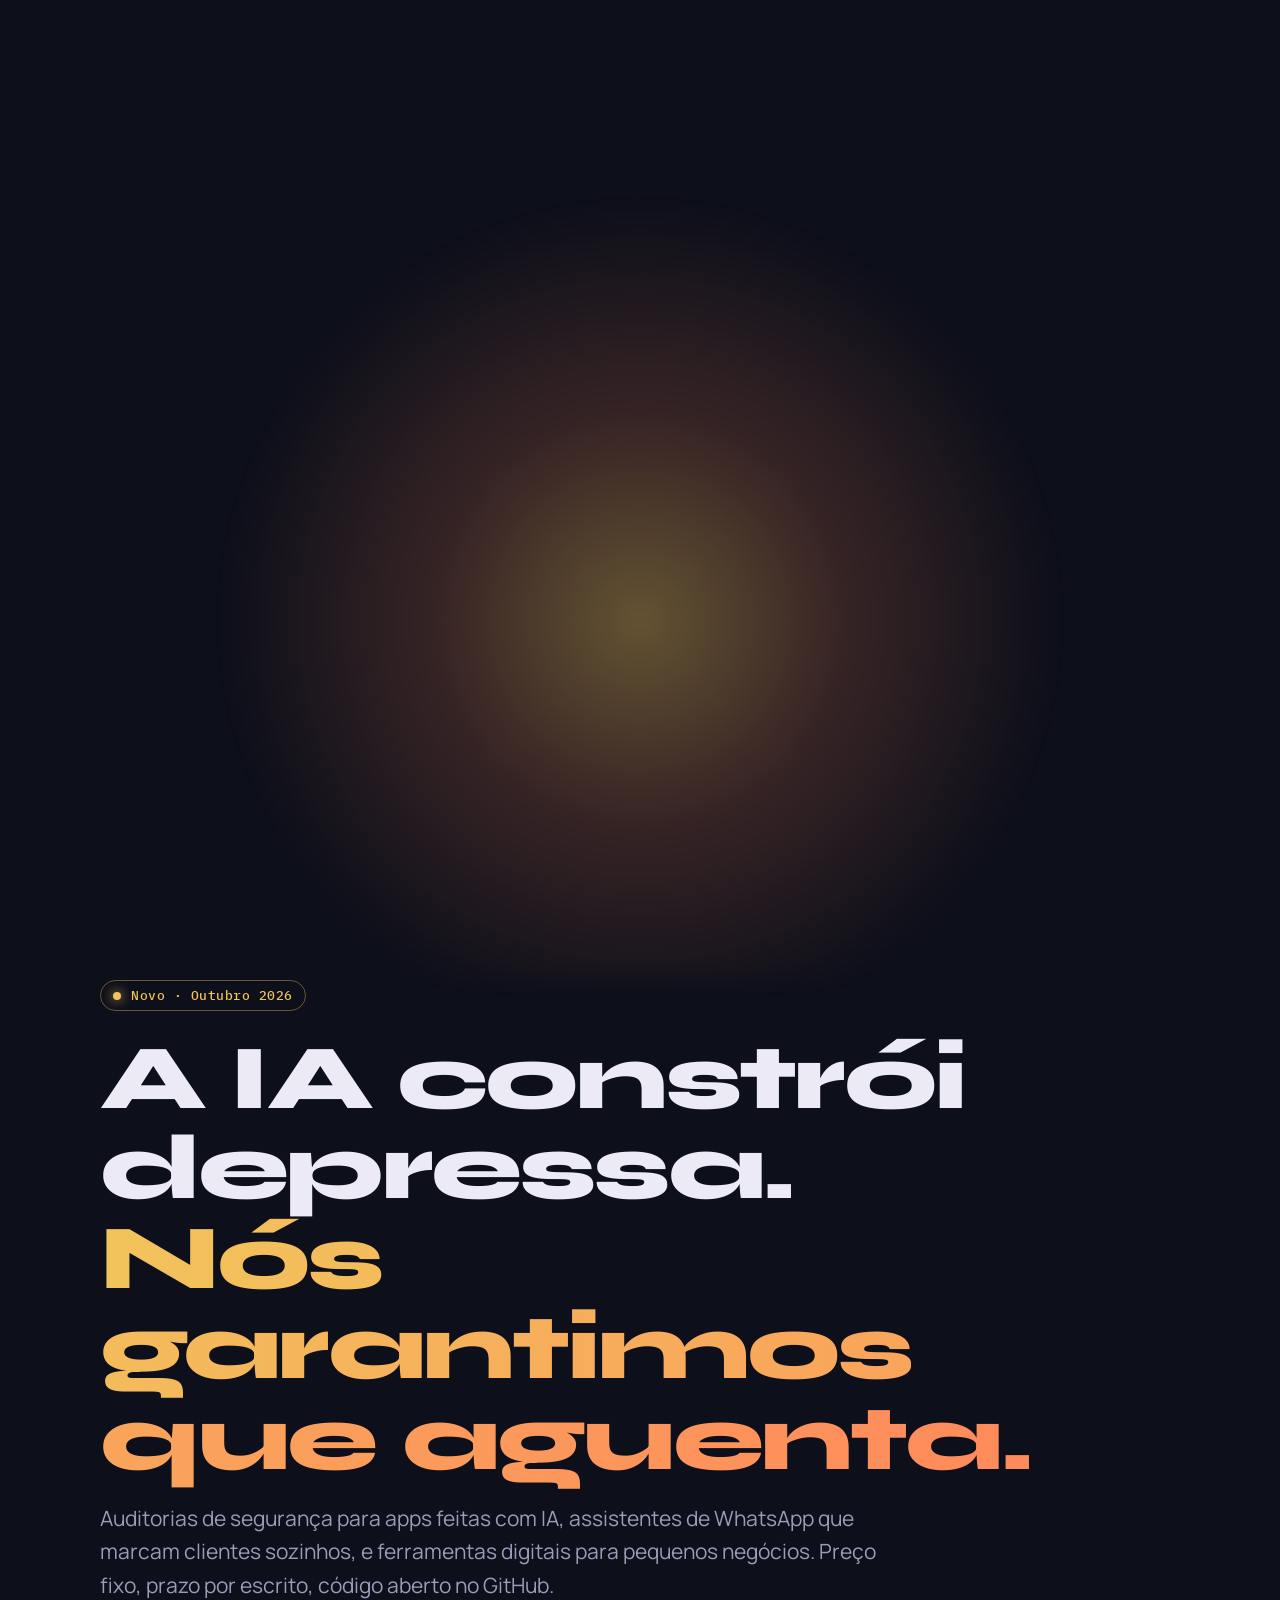
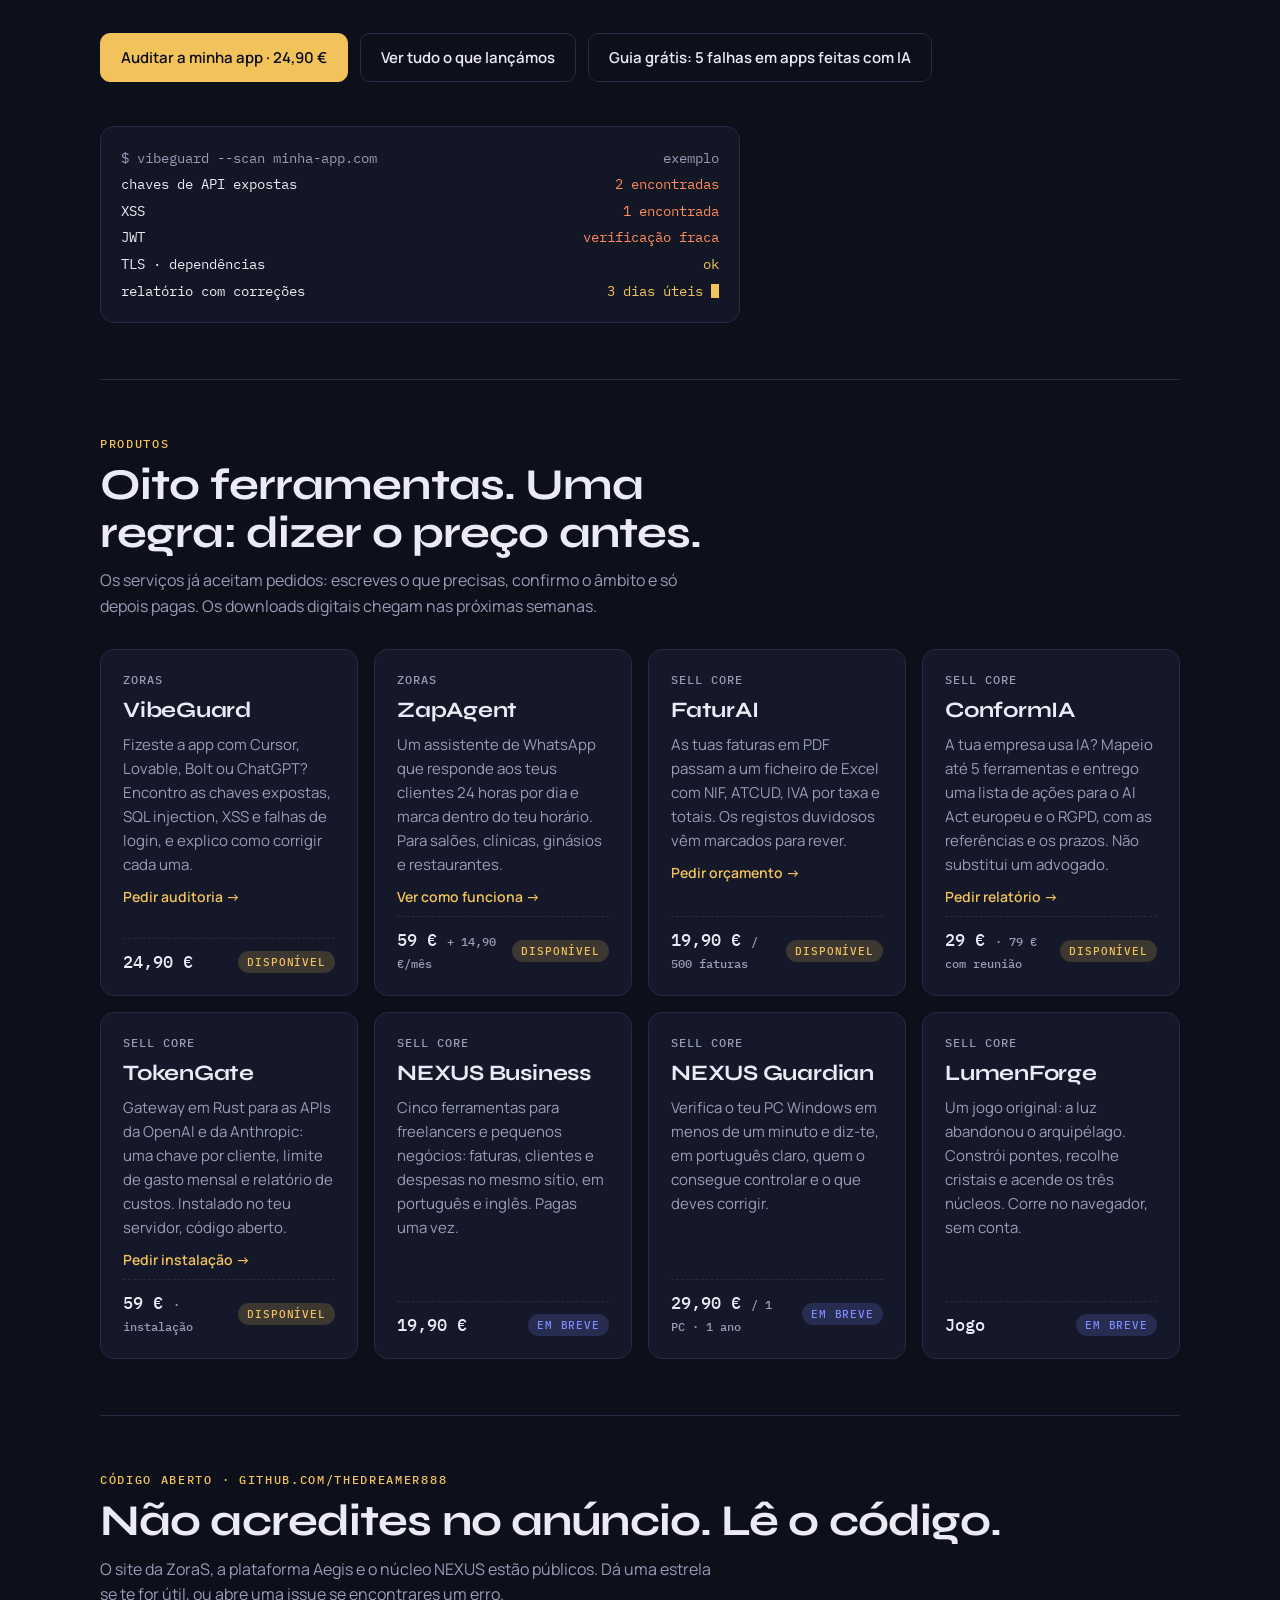
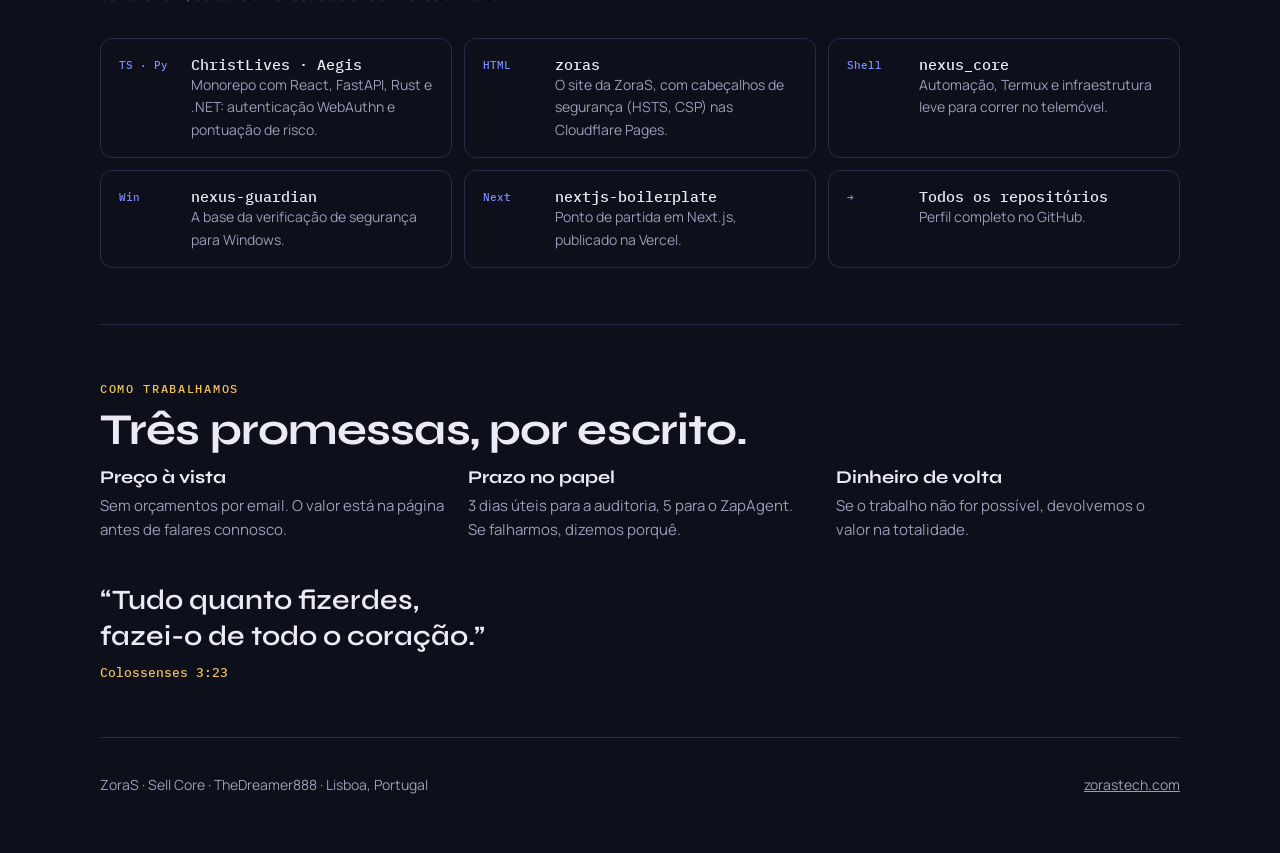
<file: lancamento.html>
<!doctype html>
<html lang="pt">
<head>
<meta charset="utf-8">
<meta name="viewport" content="width=device-width, initial-scale=1, viewport-fit=cover">
<title>Lançamento · ZoraS e Sell Core</title>
<meta name="description" content="Auditorias de segurança para apps feitas com IA, assistentes de WhatsApp e ferramentas digitais para pequenos negócios. Preço fixo, prazo por escrito, código aberto.">
<meta property="og:title" content="A IA constrói depressa. Nós garantimos que aguenta.">
<meta property="og:description" content="VibeGuard, ZapAgent e as ferramentas Sell Core. Preço fixo e código aberto no GitHub.">
<meta property="og:url" content="https://zorastech.com/lancamento">
<meta property="og:type" content="website">
<meta property="og:image" content="https://zorastech.com/img/og-lancamento.png">
<meta name="twitter:card" content="summary_large_image">
<link rel="canonical" href="https://zorastech.com/lancamento">
<link rel="preconnect" href="https://fonts.gstatic.com" crossorigin>
<link rel="stylesheet" href="https://fonts.googleapis.com/css2?family=Syne:wght@600;700;800&family=Manrope:wght@400;500;600&family=IBM+Plex+Mono:wght@400;500&display=swap">
<link rel="stylesheet" href="/lancamento.css">
</head>
<body>

<div class="wrap">
  <header class="hero">
    <div class="glow" aria-hidden="true"></div>
    <span class="tag"><i></i>Novo · Outubro 2026</span>
    <h1>A IA constrói depressa.<br><em>Nós garantimos que aguenta.</em></h1>
    <p class="lede">Auditorias de segurança para apps feitas com IA, assistentes de WhatsApp que marcam clientes sozinhos, e ferramentas digitais para pequenos negócios. Preço fixo, prazo por escrito, código aberto no GitHub.</p>
    <div class="ctas">
      <a class="btn main" href="https://zorastech.com/vibeguard.html?utm_source=site&amp;utm_medium=lancamento&amp;utm_campaign=out26">Auditar a minha app · 24,90 €</a>
      <a class="btn" href="#produtos">Ver tudo o que lançámos</a>
      <a class="btn" href="/5-falhas-apps-ia">Guia grátis: 5 falhas em apps feitas com IA</a>
    </div>
    <div class="term" role="img" aria-label="Exemplo de relatório do VibeGuard">
      <div><span class="p">$ vibeguard --scan minha-app.com</span><span class="p">exemplo</span></div>
      <div><span>chaves de API expostas</span><span class="w">2 encontradas</span></div>
      <div><span>XSS</span><span class="w">1 encontrada</span></div>
      <div><span>JWT</span><span class="w">verificação fraca</span></div>
      <div><span>TLS · dependências</span><span class="ok">ok</span></div>
      <div><span>relatório com correções</span><span class="ok">3 dias úteis <span class="cursor"></span></span></div>
    </div>
  </header>

  <section id="produtos">
    <p class="eyebrow">Produtos</p>
    <h2>Oito ferramentas. Uma regra: dizer o preço antes.</h2>
    <p class="sub">Os serviços já aceitam pedidos: escreves o que precisas, confirmo o âmbito e só depois pagas. Os downloads digitais chegam nas próximas semanas.</p>
    <div class="grid">
      <article class="card">
        <span class="brand">ZoraS</span>
        <h3>VibeGuard</h3>
        <p>Fizeste a app com Cursor, Lovable, Bolt ou ChatGPT? Encontro as chaves expostas, SQL injection, XSS e falhas de login, e explico como corrigir cada uma.</p>
        <a class="more" href="https://zorastech.com/vibeguard.html?utm_source=site&amp;utm_medium=lancamento&amp;utm_campaign=out26">Pedir auditoria →</a>
        <div class="meta"><span class="price">24,90 €</span><span class="pill live">Disponível</span></div>
      </article>
      <article class="card">
        <span class="brand">ZoraS</span>
        <h3>ZapAgent</h3>
        <p>Um assistente de WhatsApp que responde aos teus clientes 24 horas por dia e marca dentro do teu horário. Para salões, clínicas, ginásios e restaurantes.</p>
        <a class="more" href="https://zorastech.com/zapagent.html?utm_source=site&amp;utm_medium=lancamento&amp;utm_campaign=out26">Ver como funciona →</a>
        <div class="meta"><span class="price">59 € <small>+ 14,90 €/mês</small></span><span class="pill live">Disponível</span></div>
      </article>
      <article class="card">
        <span class="brand">Sell Core</span>
        <h3>FaturAI</h3>
        <p>As tuas faturas em PDF passam a um ficheiro de Excel com NIF, ATCUD, IVA por taxa e totais. Os registos duvidosos vêm marcados para rever.</p>
        <a class="more" href="/?s=faturai&amp;utm_source=site&amp;utm_medium=lancamento&amp;utm_campaign=out26#contacto">Pedir orçamento →</a>
        <div class="meta"><span class="price">19,90 € <small>/ 500 faturas</small></span><span class="pill live">Disponível</span></div>
      </article>
      <article class="card">
        <span class="brand">Sell Core</span>
        <h3>ConformIA</h3>
        <p>A tua empresa usa IA? Mapeio até 5 ferramentas e entrego uma lista de ações para o AI Act europeu e o RGPD, com as referências e os prazos. Não substitui um advogado.</p>
        <a class="more" href="/?s=conformia&amp;utm_source=site&amp;utm_medium=lancamento&amp;utm_campaign=out26#contacto">Pedir relatório →</a>
        <div class="meta"><span class="price">29 € <small>· 79 € com reunião</small></span><span class="pill live">Disponível</span></div>
      </article>
      <article class="card">
        <span class="brand">Sell Core</span>
        <h3>TokenGate</h3>
        <p>Gateway em Rust para as APIs da OpenAI e da Anthropic: uma chave por cliente, limite de gasto mensal e relatório de custos. Instalado no teu servidor, código aberto.</p>
        <a class="more" href="/?s=tokengate&amp;utm_source=site&amp;utm_medium=lancamento&amp;utm_campaign=out26#contacto">Pedir instalação →</a>
        <div class="meta"><span class="price">59 € <small>· instalação</small></span><span class="pill live">Disponível</span></div>
      </article>
      <article class="card">
        <span class="brand">Sell Core</span>
        <h3>NEXUS Business</h3>
        <p>Cinco ferramentas para freelancers e pequenos negócios: faturas, clientes e despesas no mesmo sítio, em português e inglês. Pagas uma vez.</p>
        <div class="meta"><span class="price">19,90 €</span><span class="pill soon">Em breve</span></div>
      </article>
      <article class="card">
        <span class="brand">Sell Core</span>
        <h3>NEXUS Guardian</h3>
        <p>Verifica o teu PC Windows em menos de um minuto e diz-te, em português claro, quem o consegue controlar e o que deves corrigir.</p>
        <div class="meta"><span class="price">29,90 € <small>/ 1 PC · 1 ano</small></span><span class="pill soon">Em breve</span></div>
      </article>
      <article class="card">
        <span class="brand">Sell Core</span>
        <h3>LumenForge</h3>
        <p>Um jogo original: a luz abandonou o arquipélago. Constrói pontes, recolhe cristais e acende os três núcleos. Corre no navegador, sem conta.</p>
        <div class="meta"><span class="price">Jogo</span><span class="pill soon">Em breve</span></div>
      </article>
    </div>
  </section>

  <section id="codigo">
    <p class="eyebrow">Código aberto · github.com/TheDreamer888</p>
    <h2>Não acredites no anúncio. Lê o código.</h2>
    <p class="sub">O site da ZoraS, a plataforma Aegis e o núcleo NEXUS estão públicos. Dá uma estrela se te for útil, ou abre uma issue se encontrares um erro.</p>
    <div class="repos">
      <a class="repo" href="https://github.com/TheDreamer888/ChristLives"><span class="lang">TS · Py</span><span><b>ChristLives · Aegis</b><span>Monorepo com React, FastAPI, Rust e .NET: autenticação WebAuthn e pontuação de risco.</span></span></a>
      <a class="repo" href="https://github.com/TheDreamer888/zoras"><span class="lang">HTML</span><span><b>zoras</b><span>O site da ZoraS, com cabeçalhos de segurança (HSTS, CSP) nas Cloudflare Pages.</span></span></a>
      <a class="repo" href="https://github.com/TheDreamer888/nexus_core"><span class="lang">Shell</span><span><b>nexus_core</b><span>Automação, Termux e infraestrutura leve para correr no telemóvel.</span></span></a>
      <a class="repo" href="https://github.com/TheDreamer888/nexus-guardian"><span class="lang">Win</span><span><b>nexus-guardian</b><span>A base da verificação de segurança para Windows.</span></span></a>
      <a class="repo" href="https://github.com/TheDreamer888/nextjs-boilerplate"><span class="lang">Next</span><span><b>nextjs-boilerplate</b><span>Ponto de partida em Next.js, publicado na Vercel.</span></span></a>
      <a class="repo" href="https://github.com/TheDreamer888"><span class="lang">→</span><span><b>Todos os repositórios</b><span>Perfil completo no GitHub.</span></span></a>
    </div>
  </section>

  <section>
    <p class="eyebrow">Como trabalhamos</p>
    <h2>Três promessas, por escrito.</h2>
    <div class="promise">
      <div><h4>Preço à vista</h4><p>Sem orçamentos por email. O valor está na página antes de falares connosco.</p></div>
      <div><h4>Prazo no papel</h4><p>3 dias úteis para a auditoria, 5 para o ZapAgent. Se falharmos, dizemos porquê.</p></div>
      <div><h4>Dinheiro de volta</h4><p>Se o trabalho não for possível, devolvemos o valor na totalidade.</p></div>
    </div>
    <blockquote>“Tudo quanto fizerdes, fazei-o de todo o coração.”<cite>Colossenses 3:23</cite></blockquote>
  </section>

  <footer>
    <span>ZoraS · Sell Core · TheDreamer888 · Lisboa, Portugal</span>
    <a href="https://zorastech.com/?utm_source=site&amp;utm_medium=lancamento&amp;utm_campaign=out26">zorastech.com</a>
  </footer>
</div>
</body>
</html>
</file>
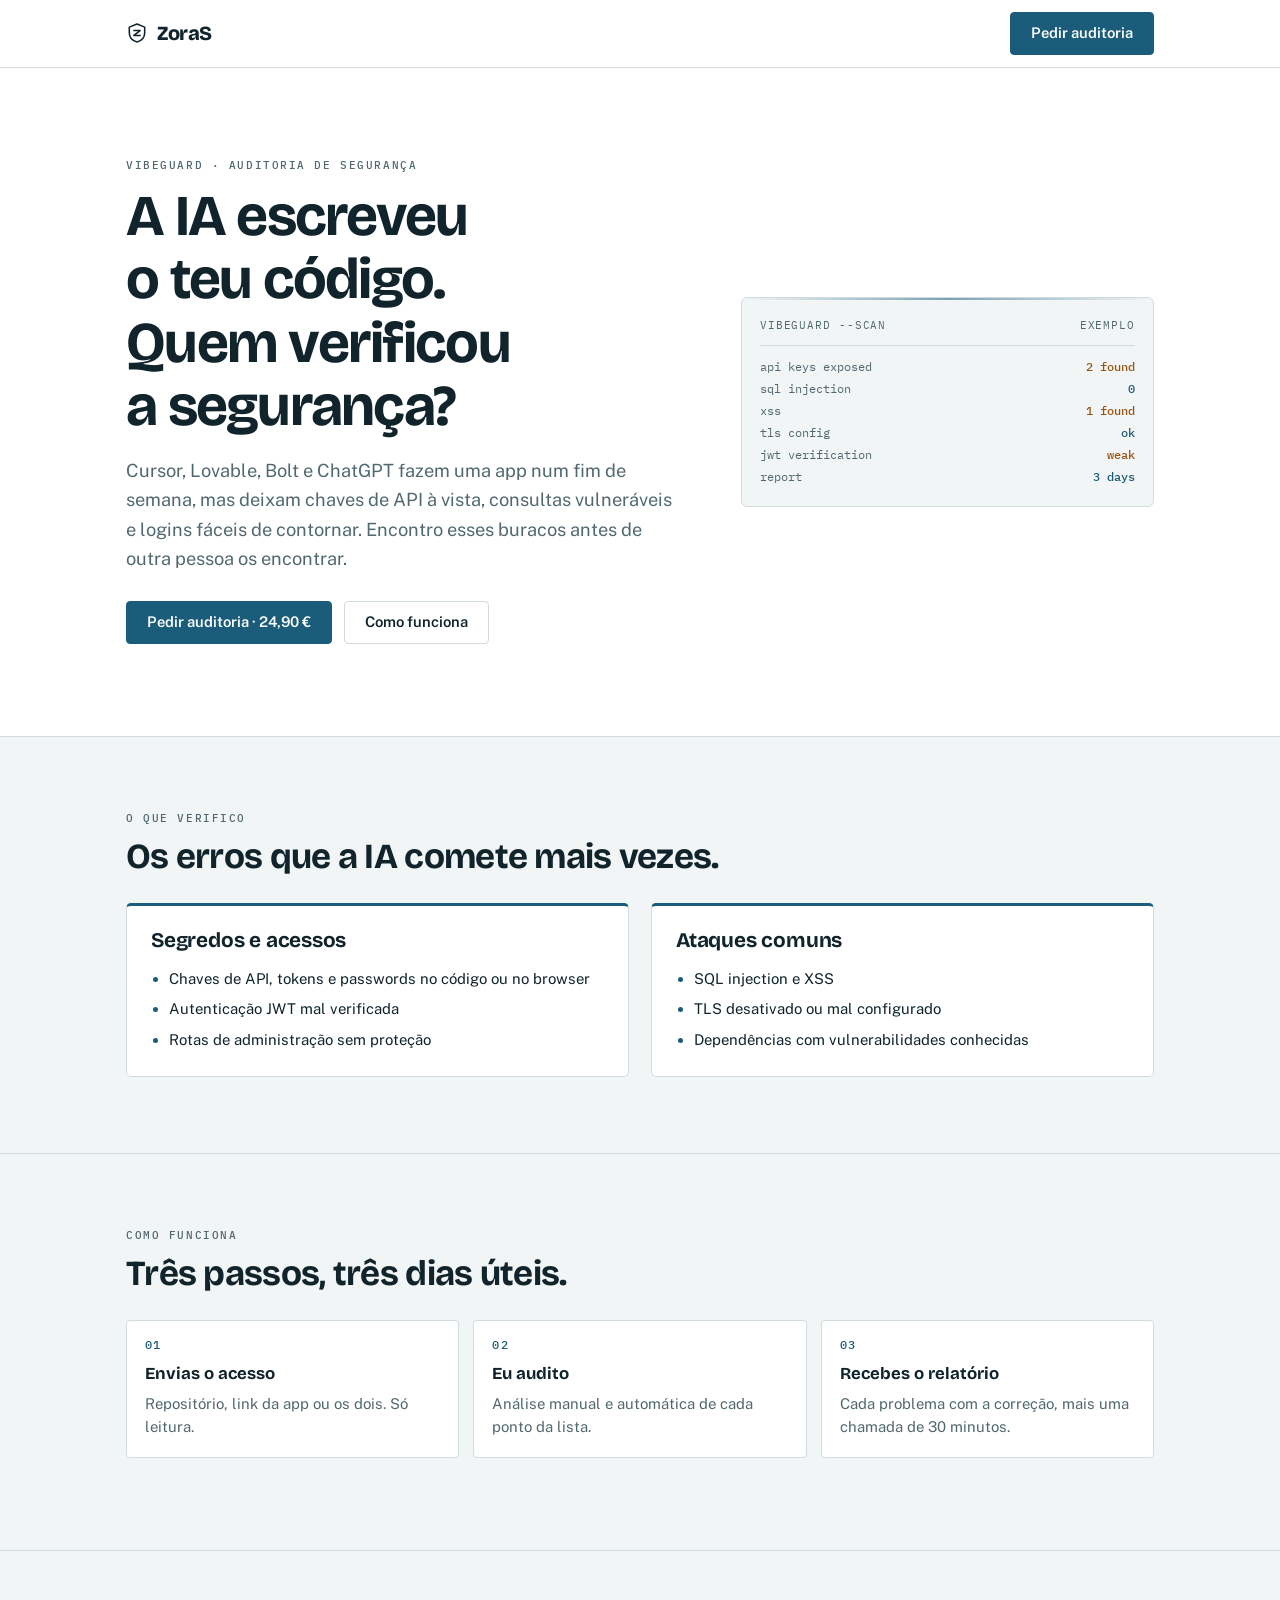
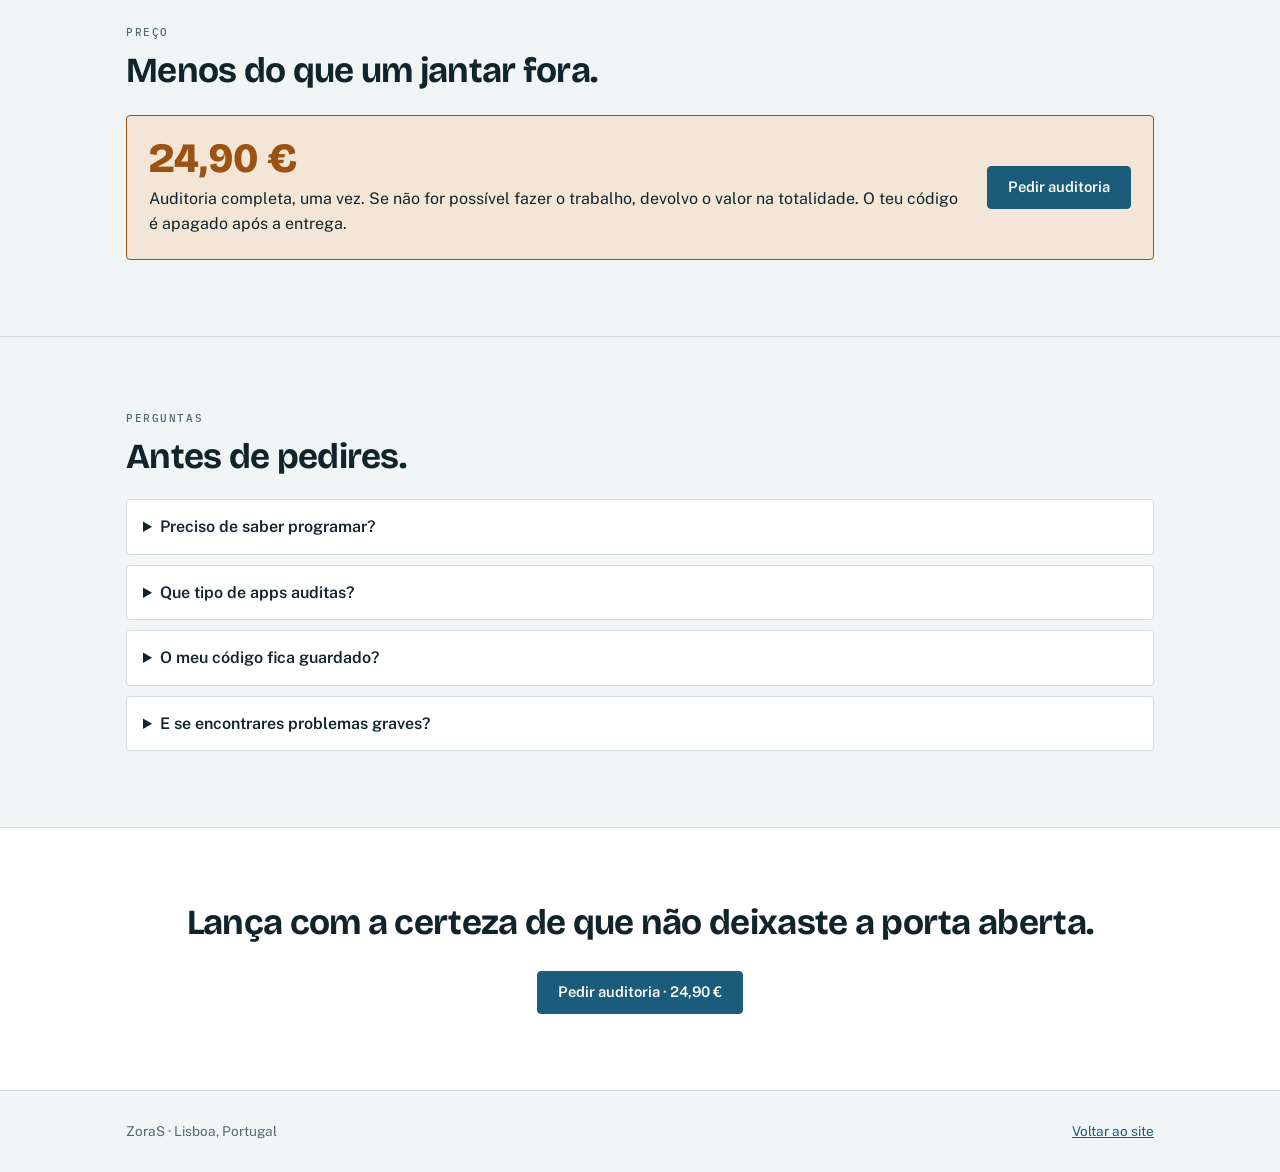
<file: vibeguard.html>
<!doctype html>
<html lang="pt">
<head>
<meta charset="utf-8">
<meta name="viewport" content="width=device-width, initial-scale=1, viewport-fit=cover">
<title>VibeGuard — ZoraS</title>
<meta name="description" content="Fizeste a app com IA? Auditoria de segurança por 24,90 €: chaves expostas, SQL injection, XSS, TLS e JWT. Relatório em 3 dias úteis.">
<meta property="og:title" content="A IA escreveu o teu código. Quem verificou a segurança?">
<meta property="og:description" content="Auditoria VibeGuard: 24,90 €, relatório com correções em 3 dias úteis.">
<meta name="referrer" content="strict-origin-when-cross-origin">
<link rel="preconnect" href="https://fonts.gstatic.com" crossorigin>
<link rel="stylesheet" href="https://fonts.googleapis.com/css2?family=Bricolage+Grotesque:opsz,wght@12..96,500;12..96,700;12..96,800&family=Public+Sans:ital,wght@0,400;0,500;0,600;1,400&family=IBM+Plex+Mono:wght@400;500&display=swap">
<link rel="stylesheet" href="/style.css">
</head>
<body>
<header class="site-head">
  <div class="wrap head-row">
    <a class="brand" href="/">
      <svg class="mark" viewBox="0 0 24 24" aria-hidden="true">
        <path d="M12 2.2 3.6 5.6v6.1c0 5 3.6 8.8 8.4 10.1 4.8-1.3 8.4-5.1 8.4-10.1V5.6Z" fill="none" stroke="currentColor" stroke-width="1.7" stroke-linejoin="round"></path>
        <path d="M8.6 9.3h6.8l-6.8 5.4h6.8" fill="none" stroke="currentColor" stroke-width="1.7" stroke-linecap="round" stroke-linejoin="round"></path>
      </svg>
      ZoraS
    </a>
    <a class="btn" href="/?s=vibeguard#contacto">Pedir auditoria</a>
  </div>
</header>

<main>
  <section class="hero">
    <div class="wrap hero-grid">
      <div>
        <span class="eyebrow">VibeGuard · auditoria de segurança</span>
        <h1>A IA escreveu o teu código. Quem verificou a segurança?</h1>
        <p class="lede">Cursor, Lovable, Bolt e ChatGPT fazem uma app num fim de semana, mas deixam chaves de API à vista, consultas vulneráveis e logins fáceis de contornar. Encontro esses buracos antes de outra pessoa os encontrar.</p>
        <div class="hero-actions">
          <a class="btn" href="/?s=vibeguard#contacto">Pedir auditoria · 24,90 €</a>
          <a class="btn ghost" href="#como">Como funciona</a>
        </div>
      </div>
      <div class="scan" aria-hidden="true">
        <div class="scan-head"><span>vibeguard --scan</span><span>exemplo</span></div>
        <div class="scan-row"><span class="k">api keys exposed</span><span class="v flag">2 found</span></div>
        <div class="scan-row"><span class="k">sql injection</span><span class="v">0</span></div>
        <div class="scan-row"><span class="k">xss</span><span class="v flag">1 found</span></div>
        <div class="scan-row"><span class="k">tls config</span><span class="v">ok</span></div>
        <div class="scan-row"><span class="k">jwt verification</span><span class="v flag">weak</span></div>
        <div class="scan-row"><span class="k">report</span><span class="v">3 days</span></div>
      </div>
    </div>
  </section>

  <section>
    <div class="wrap band">
      <span class="eyebrow">O que verifico</span>
      <h2 class="sec-title">Os erros que a IA comete mais vezes.</h2>
      <div class="svc-grid">
        <article class="svc">
          <h3>Segredos e acessos</h3>
          <ul>
            <li>Chaves de API, tokens e passwords no código ou no browser</li>
            <li>Autenticação JWT mal verificada</li>
            <li>Rotas de administração sem proteção</li>
          </ul>
        </article>
        <article class="svc">
          <h3>Ataques comuns</h3>
          <ul>
            <li>SQL injection e XSS</li>
            <li>TLS desativado ou mal configurado</li>
            <li>Dependências com vulnerabilidades conhecidas</li>
          </ul>
        </article>
      </div>
    </div>
  </section>

  <section id="como">
    <div class="wrap band">
      <span class="eyebrow">Como funciona</span>
      <h2 class="sec-title">Três passos, três dias úteis.</h2>
      <ol class="lp-steps">
        <li><strong>Envias o acesso</strong><p>Repositório, link da app ou os dois. Só leitura.</p></li>
        <li><strong>Eu audito</strong><p>Análise manual e automática de cada ponto da lista.</p></li>
        <li><strong>Recebes o relatório</strong><p>Cada problema com a correção, mais uma chamada de 30 minutos.</p></li>
      </ol>
    </div>
  </section>

  <section>
    <div class="wrap band">
      <span class="eyebrow">Preço</span>
      <h2 class="sec-title">Menos do que um jantar fora.</h2>
      <div class="lp-offer">
        <div>
          <div class="big">24,90 €</div>
          <p>Auditoria completa, uma vez. Se não for possível fazer o trabalho, devolvo o valor na totalidade. O teu código é apagado após a entrega.</p>
        </div>
        <a class="btn" href="/?s=vibeguard#contacto">Pedir auditoria</a>
      </div>
    </div>
  </section>

  <section>
    <div class="wrap band">
      <span class="eyebrow">Perguntas</span>
      <h2 class="sec-title">Antes de pedires.</h2>
      <div class="lp-faq">
        <details><summary>Preciso de saber programar?</summary><p>Não. O relatório explica cada problema em linguagem simples, e a correção vem pronta a colar no Cursor, Lovable ou Bolt.</p></details>
        <details><summary>Que tipo de apps auditas?</summary><p>Sites e apps web feitos com IA: Next.js, React, Supabase, Firebase, Node, Python. Se a tua stack for diferente, digo-te logo antes de pagares.</p></details>
        <details><summary>O meu código fica guardado?</summary><p>Não. É apagado depois da entrega do relatório.</p></details>
        <details><summary>E se encontrares problemas graves?</summary><p>Ficam no topo do relatório, marcados como urgentes, com a correção explicada passo a passo na chamada.</p></details>
      </div>
    </div>
  </section>

  <section class="contact">
    <div class="wrap band lp-cta">
      <h2 class="sec-title">Lança com a certeza de que não deixaste a porta aberta.</h2>
      <div class="hero-actions"><a class="btn" href="/?s=vibeguard#contacto">Pedir auditoria · 24,90 €</a></div>
    </div>
  </section>

  <footer>
    <div class="wrap foot-row">
      <span>ZoraS · Lisboa, Portugal</span>
      <a href="/">Voltar ao site</a>
    </div>
  </footer>
</main>
</body>
</html>
</file>
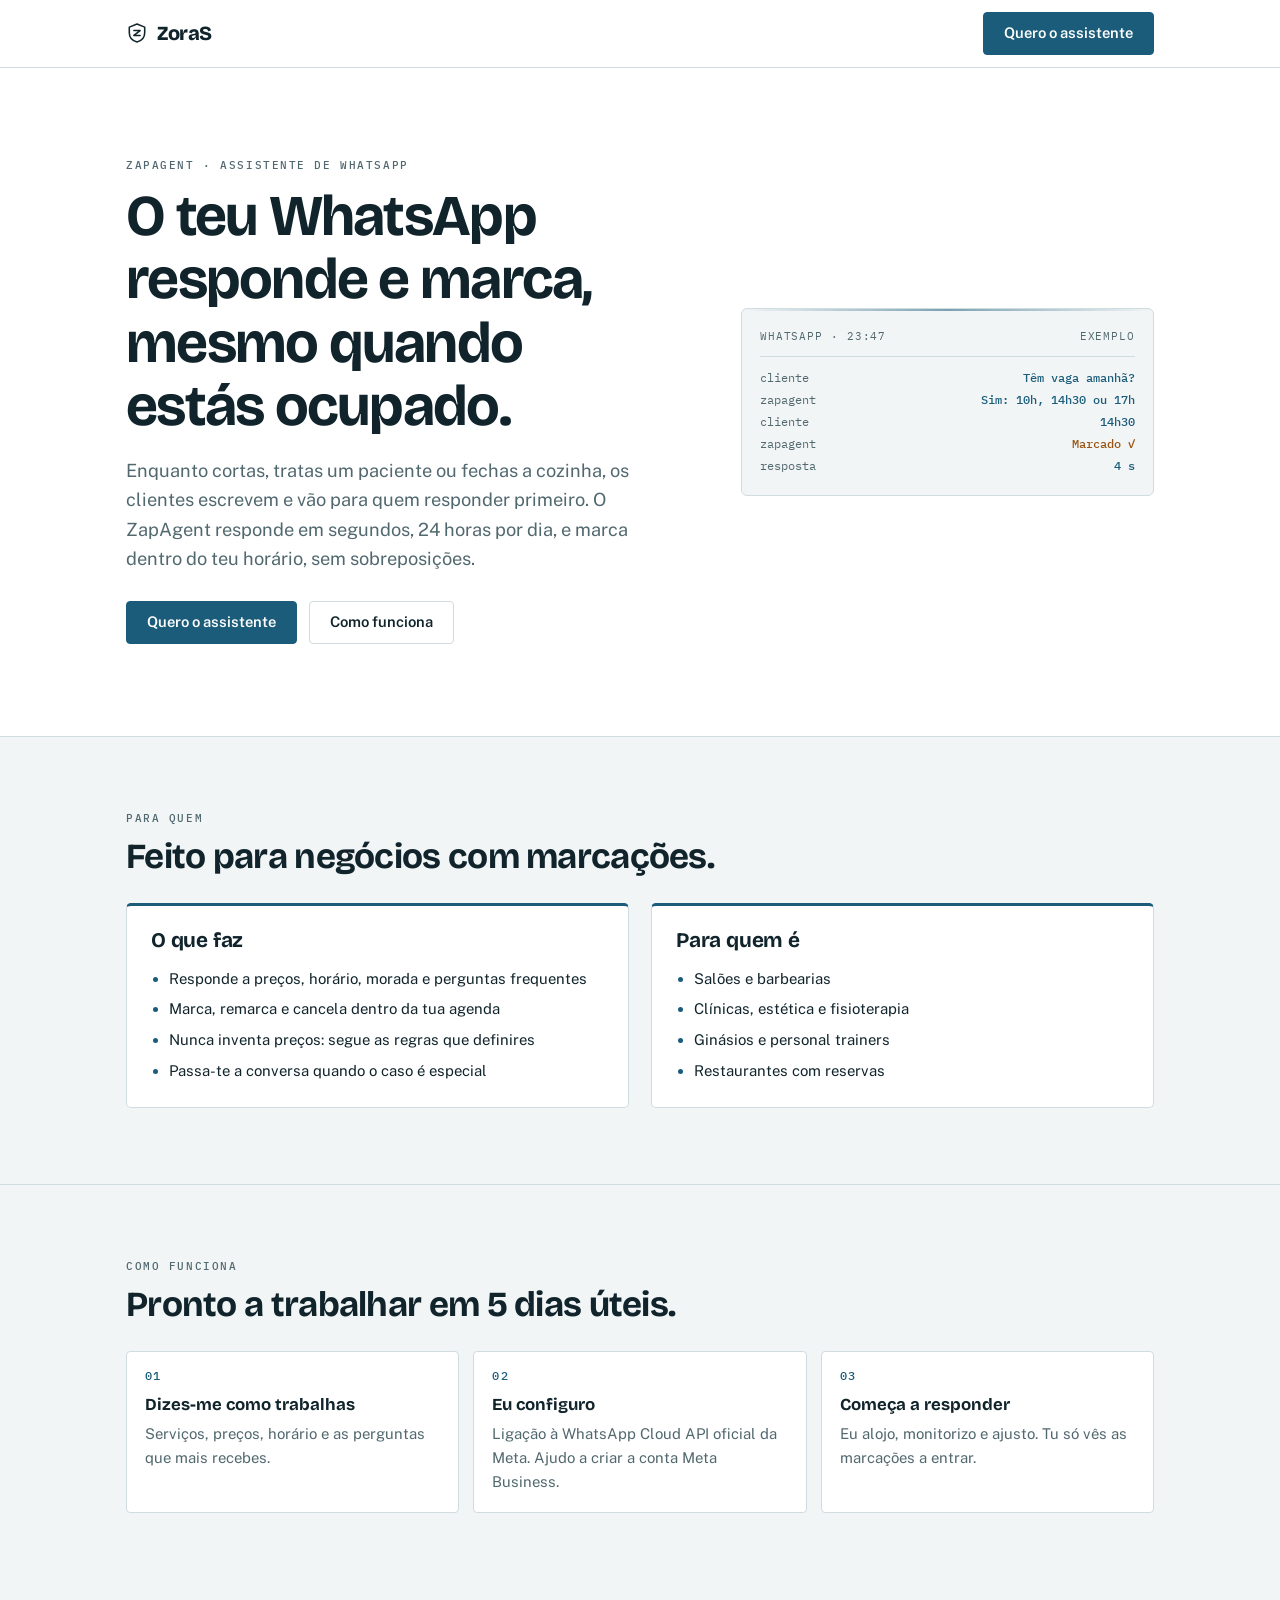
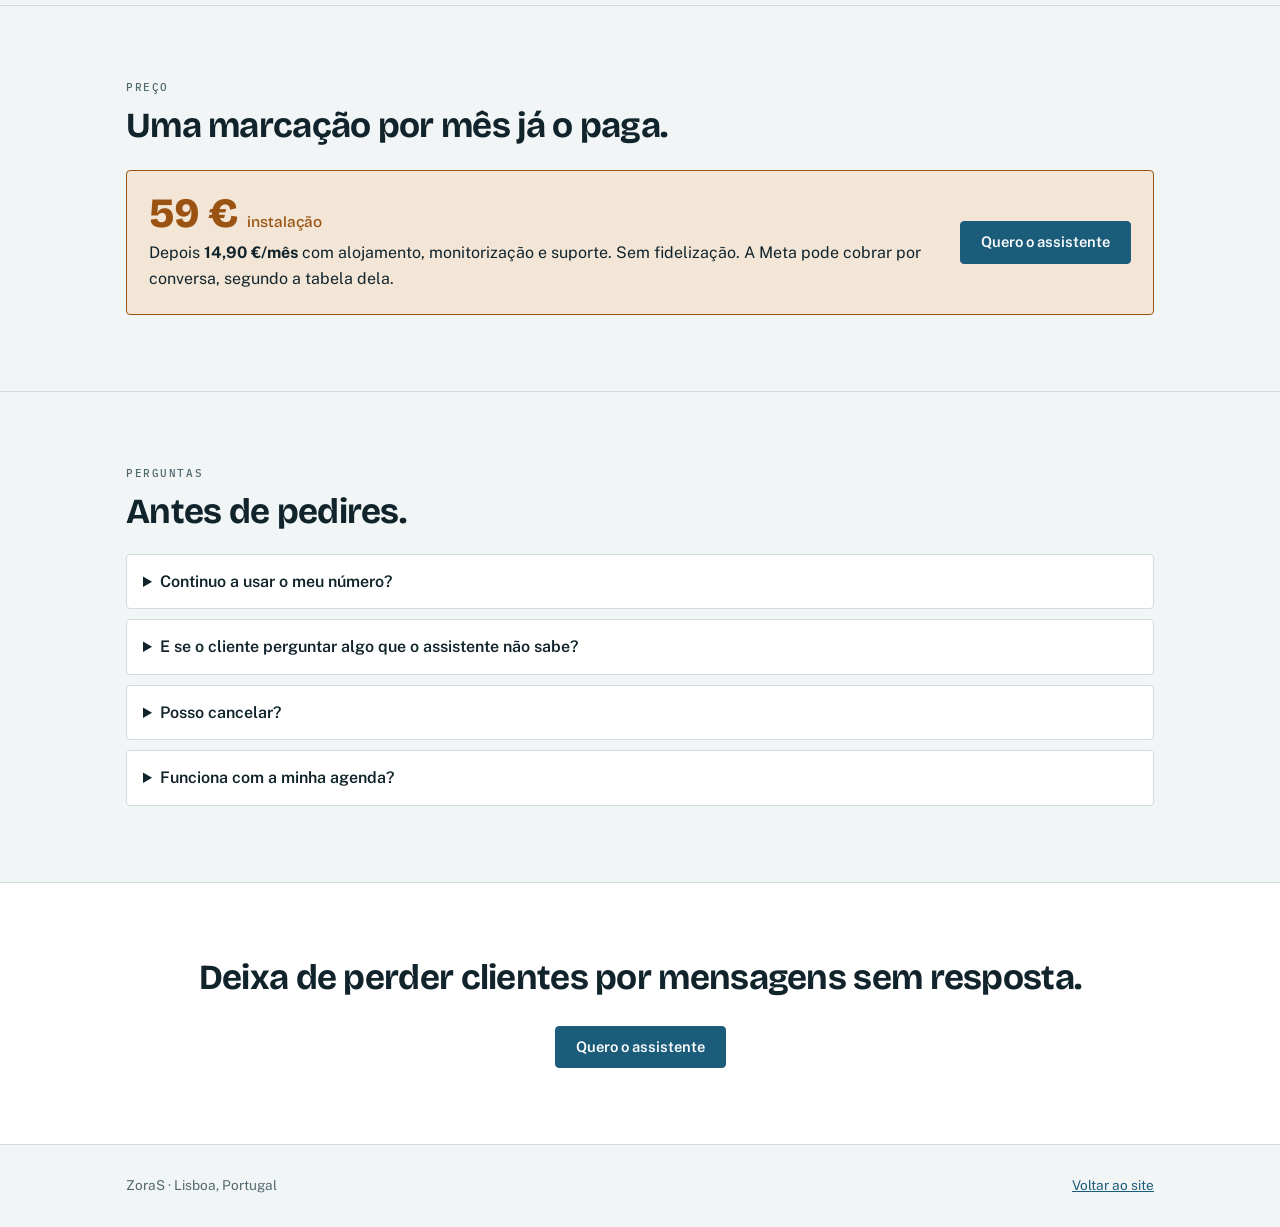
<file: zapagent.html>
<!doctype html>
<html lang="pt">
<head>
<meta charset="utf-8">
<meta name="viewport" content="width=device-width, initial-scale=1, viewport-fit=cover">
<title>ZapAgent — ZoraS</title>
<meta name="description" content="Assistente de WhatsApp que responde aos teus clientes 24 horas e marca dentro do teu horário. Instalação 59 €, depois 14,90 €/mês sem fidelização.">
<meta property="og:title" content="Quantos clientes perdeste por não responder ao WhatsApp a tempo?">
<meta property="og:description" content="ZapAgent responde 24h e marca na tua agenda. 59 € + 14,90 €/mês.">
<meta name="referrer" content="strict-origin-when-cross-origin">
<link rel="preconnect" href="https://fonts.gstatic.com" crossorigin>
<link rel="stylesheet" href="https://fonts.googleapis.com/css2?family=Bricolage+Grotesque:opsz,wght@12..96,500;12..96,700;12..96,800&family=Public+Sans:ital,wght@0,400;0,500;0,600;1,400&family=IBM+Plex+Mono:wght@400;500&display=swap">
<link rel="stylesheet" href="/style.css">
</head>
<body>
<header class="site-head">
  <div class="wrap head-row">
    <a class="brand" href="/">
      <svg class="mark" viewBox="0 0 24 24" aria-hidden="true">
        <path d="M12 2.2 3.6 5.6v6.1c0 5 3.6 8.8 8.4 10.1 4.8-1.3 8.4-5.1 8.4-10.1V5.6Z" fill="none" stroke="currentColor" stroke-width="1.7" stroke-linejoin="round"></path>
        <path d="M8.6 9.3h6.8l-6.8 5.4h6.8" fill="none" stroke="currentColor" stroke-width="1.7" stroke-linecap="round" stroke-linejoin="round"></path>
      </svg>
      ZoraS
    </a>
    <a class="btn" href="/?s=zapagent#contacto">Quero o assistente</a>
  </div>
</header>

<main>
  <section class="hero">
    <div class="wrap hero-grid">
      <div>
        <span class="eyebrow">ZapAgent · assistente de WhatsApp</span>
        <h1>O teu WhatsApp responde e marca, mesmo quando estás ocupado.</h1>
        <p class="lede">Enquanto cortas, tratas um paciente ou fechas a cozinha, os clientes escrevem e vão para quem responder primeiro. O ZapAgent responde em segundos, 24 horas por dia, e marca dentro do teu horário, sem sobreposições.</p>
        <div class="hero-actions">
          <a class="btn" href="/?s=zapagent#contacto">Quero o assistente</a>
          <a class="btn ghost" href="#como">Como funciona</a>
        </div>
      </div>
      <div class="scan" aria-hidden="true">
        <div class="scan-head"><span>whatsapp · 23:47</span><span>exemplo</span></div>
        <div class="scan-row"><span class="k">cliente</span><span class="v">Têm vaga amanhã?</span></div>
        <div class="scan-row"><span class="k">zapagent</span><span class="v">Sim: 10h, 14h30 ou 17h</span></div>
        <div class="scan-row"><span class="k">cliente</span><span class="v">14h30</span></div>
        <div class="scan-row"><span class="k">zapagent</span><span class="v flag">Marcado ✓</span></div>
        <div class="scan-row"><span class="k">resposta</span><span class="v">4 s</span></div>
      </div>
    </div>
  </section>

  <section>
    <div class="wrap band">
      <span class="eyebrow">Para quem</span>
      <h2 class="sec-title">Feito para negócios com marcações.</h2>
      <div class="svc-grid">
        <article class="svc">
          <h3>O que faz</h3>
          <ul>
            <li>Responde a preços, horário, morada e perguntas frequentes</li>
            <li>Marca, remarca e cancela dentro da tua agenda</li>
            <li>Nunca inventa preços: segue as regras que definires</li>
            <li>Passa-te a conversa quando o caso é especial</li>
          </ul>
        </article>
        <article class="svc">
          <h3>Para quem é</h3>
          <ul>
            <li>Salões e barbearias</li>
            <li>Clínicas, estética e fisioterapia</li>
            <li>Ginásios e personal trainers</li>
            <li>Restaurantes com reservas</li>
          </ul>
        </article>
      </div>
    </div>
  </section>

  <section id="como">
    <div class="wrap band">
      <span class="eyebrow">Como funciona</span>
      <h2 class="sec-title">Pronto a trabalhar em 5 dias úteis.</h2>
      <ol class="lp-steps">
        <li><strong>Dizes-me como trabalhas</strong><p>Serviços, preços, horário e as perguntas que mais recebes.</p></li>
        <li><strong>Eu configuro</strong><p>Ligação à WhatsApp Cloud API oficial da Meta. Ajudo a criar a conta Meta Business.</p></li>
        <li><strong>Começa a responder</strong><p>Eu alojo, monitorizo e ajusto. Tu só vês as marcações a entrar.</p></li>
      </ol>
    </div>
  </section>

  <section>
    <div class="wrap band">
      <span class="eyebrow">Preço</span>
      <h2 class="sec-title">Uma marcação por mês já o paga.</h2>
      <div class="lp-offer">
        <div>
          <div class="big">59 € <small>instalação</small></div>
          <p>Depois <strong>14,90 €/mês</strong> com alojamento, monitorização e suporte. Sem fidelização. A Meta pode cobrar por conversa, segundo a tabela dela.</p>
        </div>
        <a class="btn" href="/?s=zapagent#contacto">Quero o assistente</a>
      </div>
    </div>
  </section>

  <section>
    <div class="wrap band">
      <span class="eyebrow">Perguntas</span>
      <h2 class="sec-title">Antes de pedires.</h2>
      <div class="lp-faq">
        <details><summary>Continuo a usar o meu número?</summary><p>Sim, desde que o número passe para a WhatsApp Business Platform. Explico as opções antes de começarmos.</p></details>
        <details><summary>E se o cliente perguntar algo que o assistente não sabe?</summary><p>Ele não inventa. Diz que vais responder e avisa-te para pegares na conversa.</p></details>
        <details><summary>Posso cancelar?</summary><p>Quando quiseres. A mensalidade não tem fidelização.</p></details>
        <details><summary>Funciona com a minha agenda?</summary><p>Diz-me qual usas. Se não tiveres nenhuma, o assistente gere uma agenda simples por ti.</p></details>
      </div>
    </div>
  </section>

  <section class="contact">
    <div class="wrap band lp-cta">
      <h2 class="sec-title">Deixa de perder clientes por mensagens sem resposta.</h2>
      <div class="hero-actions"><a class="btn" href="/?s=zapagent#contacto">Quero o assistente</a></div>
    </div>
  </section>

  <footer>
    <div class="wrap foot-row">
      <span>ZoraS · Lisboa, Portugal</span>
      <a href="/">Voltar ao site</a>
    </div>
  </footer>
</main>
</body>
</html>
</file>
<file: style.css>
/* reset equivalente ao do artefacto, necessario no auto-alojamento */
:root { color-scheme: light; padding-top: env(safe-area-inset-top, 0px); padding-bottom: env(safe-area-inset-bottom, 0px); }
body { margin: 0; }
img { max-width: 100%; }
[hidden] { display: none !important; }

/* Layout: single column, hairline-separated bands; mono eyebrows index the sections; azulejo blue carries structure, ochre marks only prices and the primary action. */
:root {
  --bg: #F2F5F6;
  --surface: #FFFFFF;
  --surface-2: #E7EDEF;
  --fg: #11242C;
  --muted: #51686F;
  --line: #D0DCE0;
  --accent: #1A5C7A;
  --on-accent: #FFFFFF;
  --accent-soft: #DCE9EE;
  --ochre: #9A5312;
  --ochre-soft: #F3E6D7;

  --display: "Bricolage Grotesque", "Trebuchet MS", system-ui, sans-serif;
  --body: "Public Sans", -apple-system, BlinkMacSystemFont, "Segoe UI", sans-serif;
  --mono: "IBM Plex Mono", ui-monospace, "SF Mono", Menlo, monospace;

  --wrap: 1060px;
}
@media (prefers-color-scheme: dark) {
  :root:not([data-theme="light"]) {
    --bg: #0B1A20;
    --surface: #10262F;
    --surface-2: #163340;
    --fg: #E4EDEF;
    --muted: #93A9B1;
    --line: #1F3C48;
    --accent: #63B6D6;
    --on-accent: #07171D;
    --accent-soft: #15323F;
    --ochre: #E5A063;
    --ochre-soft: #2E2113;
    color-scheme: dark;
  }
}
:root[data-theme="dark"] {
  --bg: #0B1A20;
  --surface: #10262F;
  --surface-2: #163340;
  --fg: #E4EDEF;
  --muted: #93A9B1;
  --line: #1F3C48;
  --accent: #63B6D6;
  --on-accent: #07171D;
  --accent-soft: #15323F;
  --ochre: #E5A063;
  --ochre-soft: #2E2113;
  color-scheme: dark;
}

* { box-sizing: border-box; }
body {
  background: var(--bg);
  color: var(--fg);
  font-family: var(--body);
  font-size: 16px;
  line-height: 1.6;
  margin: 0;
  -webkit-font-smoothing: antialiased;
}
body::before {
  content: "";
  position: fixed;
  inset: 0 0 auto;
  height: env(safe-area-inset-top, 0px);
  z-index: 10;
  background: var(--surface);
}
.wrap {
  max-width: var(--wrap);
  margin: 0 auto;
  padding-left: max(16px, env(safe-area-inset-left, 0px));
  padding-right: max(16px, env(safe-area-inset-right, 0px));
}
h1, h2, h3 { font-family: var(--display); font-weight: 700; text-wrap: balance; margin: 0; line-height: 1.1; }
p { margin: 0; }
a { color: var(--accent); }

/* ---------- header ---------- */
.site-head {
  position: sticky;
  top: env(safe-area-inset-top, 0px);
  z-index: 11;
  background: var(--surface);
  border-bottom: 1px solid var(--line);
}
.head-row {
  display: flex;
  align-items: center;
  gap: 12px;
  padding-block: 12px;
  flex-wrap: wrap;
}
.brand {
  font-family: var(--display);
  font-weight: 800;
  font-size: 1.25rem;
  letter-spacing: -0.02em;
  display: flex;
  align-items: center;
  gap: 9px;
  text-decoration: none;
  color: var(--fg);
  margin-right: auto;
}
.mark { width: 22px; height: 22px; flex: none; }
.site-nav { display: flex; gap: 18px; flex-wrap: wrap; }
.site-nav a {
  font-size: 0.82rem;
  text-decoration: none;
  color: var(--muted);
  padding-block: 4px;
  border-bottom: 1px solid transparent;
}
.site-nav a:hover { color: var(--fg); border-bottom-color: var(--accent); }
.lang {
  display: flex;
  border: 1px solid var(--line);
  border-radius: 999px;
  overflow: hidden;
  flex: none;
}
.lang button {
  font: 500 0.72rem/1 var(--mono);
  letter-spacing: 0.06em;
  padding: 7px 11px;
  background: transparent;
  color: var(--muted);
  border: 0;
  cursor: pointer;
}
.lang button[aria-pressed="true"] { background: var(--accent); color: var(--on-accent); }

/* ---------- shared section furniture ---------- */
section { border-bottom: 1px solid var(--line); }
.band { padding-block: clamp(44px, 7vw, 76px); }
.eyebrow {
  font: 500 0.7rem/1 var(--mono);
  letter-spacing: 0.14em;
  text-transform: uppercase;
  color: var(--muted);
  display: block;
  margin-bottom: 14px;
}
.lede { color: var(--muted); max-width: 62ch; font-size: 1.02rem; }

/* ---------- hero ---------- */
.hero { background: var(--surface); }
.hero-grid {
  display: grid;
  grid-template-columns: minmax(0, 1.15fr) minmax(0, 0.85fr);
  gap: clamp(28px, 5vw, 56px);
  align-items: center;
  padding-block: clamp(48px, 8vw, 92px);
}
.hero h1 {
  font-size: clamp(2.1rem, 6vw, 3.6rem);
  letter-spacing: -0.03em;
  margin-bottom: 18px;
}
.hero .lede { font-size: clamp(1rem, 2.2vw, 1.14rem); }
.hero-actions { display: flex; gap: 12px; flex-wrap: wrap; margin-top: 28px; }
.btn {
  font: 600 0.92rem/1 var(--body);
  padding: 13px 20px;
  border-radius: 4px;
  border: 1px solid var(--accent);
  background: var(--accent);
  color: var(--on-accent);
  text-decoration: none;
  cursor: pointer;
  display: inline-block;
}
.btn.ghost { background: transparent; color: var(--fg); border-color: var(--line); }
.btn:hover { opacity: 0.9; }

/* scan panel */
.scan {
  border: 1px solid var(--line);
  background: var(--bg);
  border-radius: 6px;
  padding: 18px;
  font: 400 0.78rem/1.75 var(--mono);
  position: relative;
  overflow: hidden;
  min-width: 0;
}
.scan-head {
  display: flex;
  justify-content: space-between;
  gap: 10px;
  color: var(--muted);
  border-bottom: 1px solid var(--line);
  padding-bottom: 10px;
  margin-bottom: 10px;
  font-size: 0.7rem;
  letter-spacing: 0.08em;
  text-transform: uppercase;
}
.scan-row { display: flex; gap: 10px; align-items: baseline; }
.scan-row .k { color: var(--muted); flex: 1; min-width: 0; }
.scan-row .v { color: var(--accent); font-weight: 500; white-space: nowrap; }
.scan-row .v.flag { color: var(--ochre); }
.scan::after {
  content: "";
  position: absolute;
  left: 0; right: 0; top: 0;
  height: 2px;
  background: linear-gradient(90deg, transparent, var(--accent), transparent);
  opacity: 0.55;
  animation: sweep 5.5s linear infinite;
}
@keyframes sweep { 0% { transform: translateY(0) } 100% { transform: translateY(240px) } }
@media (prefers-reduced-motion: reduce) { .scan::after { animation: none; } }

/* ---------- services ---------- */
.svc-grid { display: grid; gap: 22px; grid-template-columns: repeat(auto-fit, minmax(280px, 1fr)); margin-top: 26px; }
.svc {
  background: var(--surface);
  border: 1px solid var(--line);
  border-top: 3px solid var(--accent);
  border-radius: 5px;
  padding: 24px;
  display: flex;
  flex-direction: column;
  gap: 14px;
  min-width: 0;
}
.svc h3 { font-size: 1.3rem; letter-spacing: -0.01em; }
.svc p { color: var(--muted); font-size: 0.95rem; }
.svc ul { margin: 0; padding-left: 18px; display: grid; gap: 7px; font-size: 0.93rem; }
.svc li::marker { color: var(--accent); }
.svc .foot {
  margin-top: auto;
  padding-top: 14px;
  border-top: 1px solid var(--line);
  font: 500 0.76rem/1.5 var(--mono);
  color: var(--muted);
  letter-spacing: 0.04em;
}

/* ---------- pricing ---------- */
.price-wrap { overflow-x: auto; margin-top: 26px; }
table.price { width: 100%; border-collapse: collapse; font-size: 0.95rem; min-width: 480px; }
table.price th {
  text-align: left;
  font: 500 0.7rem/1 var(--mono);
  letter-spacing: 0.12em;
  text-transform: uppercase;
  color: var(--muted);
  padding: 0 14px 12px 0;
  border-bottom: 1px solid var(--line);
}
table.price td { padding: 16px 14px 16px 0; border-bottom: 1px solid var(--line); vertical-align: top; }
table.price .amount {
  font-family: var(--display);
  font-weight: 700;
  font-size: 1.22rem;
  color: var(--ochre);
  font-variant-numeric: tabular-nums;
  white-space: nowrap;
}
table.price .what { font-weight: 600; }
table.price .note { color: var(--muted); font-size: 0.88rem; }
.price-foot { margin-top: 16px; color: var(--muted); font-size: 0.88rem; }

/* ---------- work ---------- */
.work-grid { display: grid; gap: 18px; grid-template-columns: repeat(auto-fit, minmax(250px, 1fr)); margin-top: 26px; }
.work { border-left: 2px solid var(--line); padding: 2px 0 2px 16px; min-width: 0; }
.work h3 { font-size: 1.02rem; margin-bottom: 6px; }
.work p { color: var(--muted); font-size: 0.91rem; }
.chips { display: flex; flex-wrap: wrap; gap: 6px; margin-top: 10px; }
.chip {
  font: 400 0.68rem/1 var(--mono);
  letter-spacing: 0.04em;
  background: var(--accent-soft);
  color: var(--accent);
  padding: 5px 8px;
  border-radius: 3px;
}

/* ---------- contact ---------- */
.contact { background: var(--surface); }
.contact-grid { display: grid; gap: clamp(26px, 4vw, 46px); grid-template-columns: minmax(0, 0.9fr) minmax(0, 1.1fr); align-items: start; }
form { display: grid; gap: 14px; }
.field { display: grid; gap: 6px; min-width: 0; }
label { font: 500 0.72rem/1 var(--mono); letter-spacing: 0.1em; text-transform: uppercase; color: var(--muted); }
input, select, textarea {
  font: 400 0.95rem/1.5 var(--body);
  color: var(--fg);
  background: var(--bg);
  border: 1px solid var(--line);
  border-radius: 4px;
  padding: 11px 12px;
  width: 100%;
  min-width: 0;
}
textarea { resize: vertical; min-height: 110px; }
input:focus-visible, select:focus-visible, textarea:focus-visible, button:focus-visible, a:focus-visible {
  outline: 2px solid var(--accent);
  outline-offset: 2px;
}
.form-note { font-size: 0.86rem; color: var(--muted); }
.status { font-size: 0.9rem; padding: 12px 14px; border-radius: 4px; border: 1px solid var(--line); background: var(--bg); }
.status.ok { border-color: var(--accent); background: var(--accent-soft); color: var(--accent); }
.status.warn { border-color: var(--ochre); background: var(--ochre-soft); color: var(--ochre); }
.direct { display: grid; gap: 12px; margin-top: 20px; }
.direct-row {
  display: flex; align-items: center; gap: 10px; flex-wrap: wrap;
  border: 1px solid var(--line); border-radius: 4px; padding: 12px 14px; background: var(--bg);
}
.direct-row .lbl { font: 500 0.7rem/1 var(--mono); letter-spacing: 0.1em; text-transform: uppercase; color: var(--muted); }
.direct-row .val { font-family: var(--mono); font-size: 0.88rem; word-break: break-all; min-width: 0; flex: 1; }
.copy {
  font: 500 0.72rem/1 var(--mono); letter-spacing: 0.06em;
  border: 1px solid var(--line); background: transparent; color: var(--fg);
  padding: 7px 10px; border-radius: 3px; cursor: pointer; flex: none;
}
.copy:hover { border-color: var(--accent); color: var(--accent); }

/* ---------- footer ---------- */
footer { padding-block: 30px; color: var(--muted); font-size: 0.85rem; }
.foot-row { display: flex; justify-content: space-between; gap: 14px; flex-wrap: wrap; }

@media (max-width: 760px) {
  .hero-grid, .contact-grid { grid-template-columns: 1fr; }
  .site-nav { order: 3; width: 100%; gap: 14px; }
}

/* ---------- utilitarios (substituem estilos inline, bloqueados pela CSP) ---------- */
.sec-title { font-size: clamp(1.6rem, 3.6vw, 2.2rem); letter-spacing: -0.02em; }
.sec-lede { margin-top: 12px; }
.per { font-size: 0.8rem; font-weight: 500; }
.copy-start { justify-self: start; }

/* ---------- landing pages de anuncios (vibeguard.html, zapagent.html) ---------- */
.lp-steps { display: grid; grid-template-columns: repeat(3, 1fr); gap: 14px; margin-top: 26px; padding: 0; list-style: none; counter-reset: step; }
.lp-steps li { border: 1px solid var(--line); border-radius: 4px; background: var(--surface); padding: 18px; counter-increment: step; }
.lp-steps li::before { content: "0" counter(step); display: block; font: 500 0.75rem/1 var(--mono); letter-spacing: 0.1em; color: var(--accent); margin-bottom: 10px; }
.lp-steps strong { display: block; font-family: var(--display); font-size: 1.05rem; margin-bottom: 4px; }
.lp-steps p { color: var(--muted); font-size: 0.93rem; }
.lp-offer { display: grid; grid-template-columns: 1fr auto; gap: 18px; align-items: center; margin-top: 24px; border: 1px solid var(--ochre); border-radius: 4px; background: var(--ochre-soft); padding: 22px; }
.lp-offer .big { font-family: var(--display); font-weight: 800; font-size: clamp(2rem, 5vw, 2.6rem); color: var(--ochre); line-height: 1; font-variant-numeric: tabular-nums; }
.lp-offer .big small { font-size: 0.95rem; font-weight: 500; }
.lp-offer p { color: var(--fg); margin-top: 6px; }
.lp-faq { margin-top: 22px; display: grid; gap: 10px; }
.lp-faq details { border: 1px solid var(--line); border-radius: 4px; background: var(--surface); padding: 14px 16px; }
.lp-faq summary { cursor: pointer; font-weight: 600; }
.lp-faq details p { color: var(--muted); margin-top: 8px; }
.lp-cta { text-align: center; }
.lp-cta .hero-actions { justify-content: center; }
@media (max-width: 760px) {
  .lp-steps { grid-template-columns: 1fr; }
  .lp-offer { grid-template-columns: 1fr; }
}

/* campo-isco anti-spam do formulário */
.hp{position:absolute;left:-9999px;width:1px;height:1px;overflow:hidden}
</file>
<file: lancamento.css>
/* Layout: lançamento estilo laboratório de IA — um herói escuro com "luz" dourada a nascer, depois grelhas de produto e de código */
:root{
  --ink:#0d0f1a; --panel:#151829; --line:#272b45; --fg:#ecebf5; --mute:#9a9cb8;
  --gold:#f2c35b; --dawn:#ff8a5b; --sky:#7d8cff;
  --display:"Syne","Avenir Next",system-ui,sans-serif;
  --body:"Manrope","Segoe UI",system-ui,sans-serif;
  --mono:"IBM Plex Mono",ui-monospace,Menlo,monospace;
  color-scheme:dark;
}
*{box-sizing:border-box}
body{background:var(--ink);color:var(--fg);font:16px/1.6 var(--body);
  padding-left:max(16px,env(safe-area-inset-left,0px));padding-right:max(16px,env(safe-area-inset-right,0px))}
a{color:inherit}
a:focus-visible,button:focus-visible{outline:2px solid var(--gold);outline-offset:3px;border-radius:6px}
.wrap{max-width:1080px;margin:0 auto}

/* Herói */
.hero{position:relative;padding-block:72px 56px;overflow:hidden}
.glow{position:absolute;left:50%;top:-40%;width:min(900px,160vw);aspect-ratio:1;max-width:none;transform:translateX(-50%);
  background:radial-gradient(circle at 50% 60%,color-mix(in srgb,var(--gold) 38%,transparent) 0,color-mix(in srgb,var(--dawn) 18%,transparent) 28%,transparent 60%);
  filter:blur(10px);pointer-events:none;animation:rise 6s ease-out both}
@keyframes rise{from{opacity:.45;transform:translateX(-50%) translateY(60px)}to{opacity:1;transform:translateX(-50%) translateY(0)}}
.hero>*{position:relative}
.tag{display:inline-flex;gap:10px;align-items:center;font:500 13px var(--mono);color:var(--gold);
  border:1px solid color-mix(in srgb,var(--gold) 40%,transparent);padding:6px 12px;border-radius:999px;letter-spacing:.04em}
.tag i{width:8px;height:8px;border-radius:50%;background:var(--gold);box-shadow:0 0 12px var(--gold)}
h1{font:800 clamp(40px,8vw,92px)/.98 var(--display);letter-spacing:-.03em;margin:22px 0 18px;text-wrap:balance}
h1 em{font-style:normal;background:linear-gradient(90deg,var(--gold),var(--dawn));-webkit-background-clip:text;background-clip:text;color:transparent}
.lede{font-size:clamp(17px,2.2vw,21px);color:var(--mute);max-width:60ch;margin:0}
.ctas{display:flex;flex-wrap:wrap;gap:12px;margin-top:30px}
.btn{display:inline-flex;align-items:center;gap:8px;font:600 15px var(--body);text-decoration:none;padding:13px 20px;border-radius:10px;border:1px solid var(--line)}
.btn.main{background:var(--gold);color:var(--ink);border-color:var(--gold)}
.btn.main:hover{background:color-mix(in srgb,var(--gold) 85%,white)}
.btn:not(.main):hover{border-color:var(--mute)}

/* Consola */
.term{margin-top:44px;background:color-mix(in srgb,var(--panel) 85%,transparent);border:1px solid var(--line);border-radius:14px;
  font:14px/1.9 var(--mono);padding:18px 20px;max-width:640px;backdrop-filter:blur(6px)}
.term .p{color:var(--mute)} .term .ok{color:var(--gold)} .term .w{color:var(--dawn)}
.term div{display:flex;justify-content:space-between;gap:16px;flex-wrap:wrap}
.cursor{display:inline-block;width:8px;height:1em;background:var(--gold);vertical-align:-2px;animation:blink 1s steps(1) infinite}
@keyframes blink{50%{opacity:0}}

section{padding-block:56px;border-top:1px solid var(--line)}
.eyebrow{font:500 12px var(--mono);letter-spacing:.14em;text-transform:uppercase;color:var(--gold);margin:0 0 10px}
h2{font:700 clamp(28px,4.4vw,44px)/1.08 var(--display);letter-spacing:-.02em;margin:0 0 12px;text-wrap:balance}
.sub{color:var(--mute);max-width:62ch;margin:0 0 30px}

/* Produtos */
.grid{display:grid;grid-template-columns:repeat(auto-fit,minmax(240px,1fr));gap:16px}
.card{background:var(--panel);border:1px solid var(--line);border-radius:14px;padding:22px;display:flex;flex-direction:column;gap:10px;min-width:0}
.card h3{font:700 22px var(--display);margin:0;letter-spacing:-.01em}
.card p{margin:0;color:var(--mute);font-size:15px}
.meta{display:flex;justify-content:space-between;align-items:center;gap:10px;margin-top:auto;padding-top:12px;border-top:1px dashed var(--line)}
.price{font:500 17px var(--mono);font-variant-numeric:tabular-nums;color:var(--fg)}
.price small{color:var(--mute);font-size:12px}
.pill{font:500 11px var(--mono);letter-spacing:.08em;text-transform:uppercase;padding:4px 9px;border-radius:999px;white-space:nowrap}
.pill.live{background:color-mix(in srgb,var(--gold) 18%,transparent);color:var(--gold)}
.pill.soon{background:color-mix(in srgb,var(--sky) 18%,transparent);color:var(--sky)}
.card a.more{font:600 14px var(--body);color:var(--gold);text-decoration:none}
.card a.more:hover{text-decoration:underline}
.brand{font:500 12px var(--mono);color:var(--mute);letter-spacing:.08em;text-transform:uppercase}

/* Repositórios */
.repos{display:grid;grid-template-columns:repeat(auto-fit,minmax(300px,1fr));gap:12px}
.repo{display:flex;gap:14px;align-items:flex-start;text-decoration:none;padding:16px 18px;border:1px solid var(--line);border-radius:12px;min-width:0}
.repo:hover{border-color:var(--gold)}
.repo b{font:500 15px var(--mono);color:var(--fg);display:block;overflow-wrap:anywhere}
.repo span{color:var(--mute);font-size:14px}
.repo .lang{font:500 11px var(--mono);color:var(--sky);flex:none;padding-top:3px;width:58px}

/* Promessa */
.promise{display:grid;grid-template-columns:repeat(auto-fit,minmax(220px,1fr));gap:24px}
.promise h4{font:700 18px var(--display);margin:0 0 6px}
.promise p{margin:0;color:var(--mute);font-size:15px}
blockquote{margin:40px 0 0;padding:0;font:600 clamp(20px,3vw,28px)/1.3 var(--display);max-width:30ch;text-wrap:balance}
blockquote cite{display:block;font:500 13px var(--mono);color:var(--gold);margin-top:10px;font-style:normal}

footer{padding-block:36px 48px;border-top:1px solid var(--line);color:var(--mute);font-size:14px;display:flex;flex-wrap:wrap;gap:12px;justify-content:space-between}
@media (prefers-reduced-motion:reduce){.glow,.cursor{animation:none}}

/* Artigo */
.article section p{max-width:68ch;margin:0 0 14px;color:var(--fg)}
.article section p.sub{color:var(--mute)}
.article code{font:14px var(--mono);background:var(--panel);border:1px solid var(--line);padding:1px 6px;border-radius:5px;color:var(--gold)}
.article a.tag{text-decoration:none}
.article strong{color:var(--gold)}
</file>
